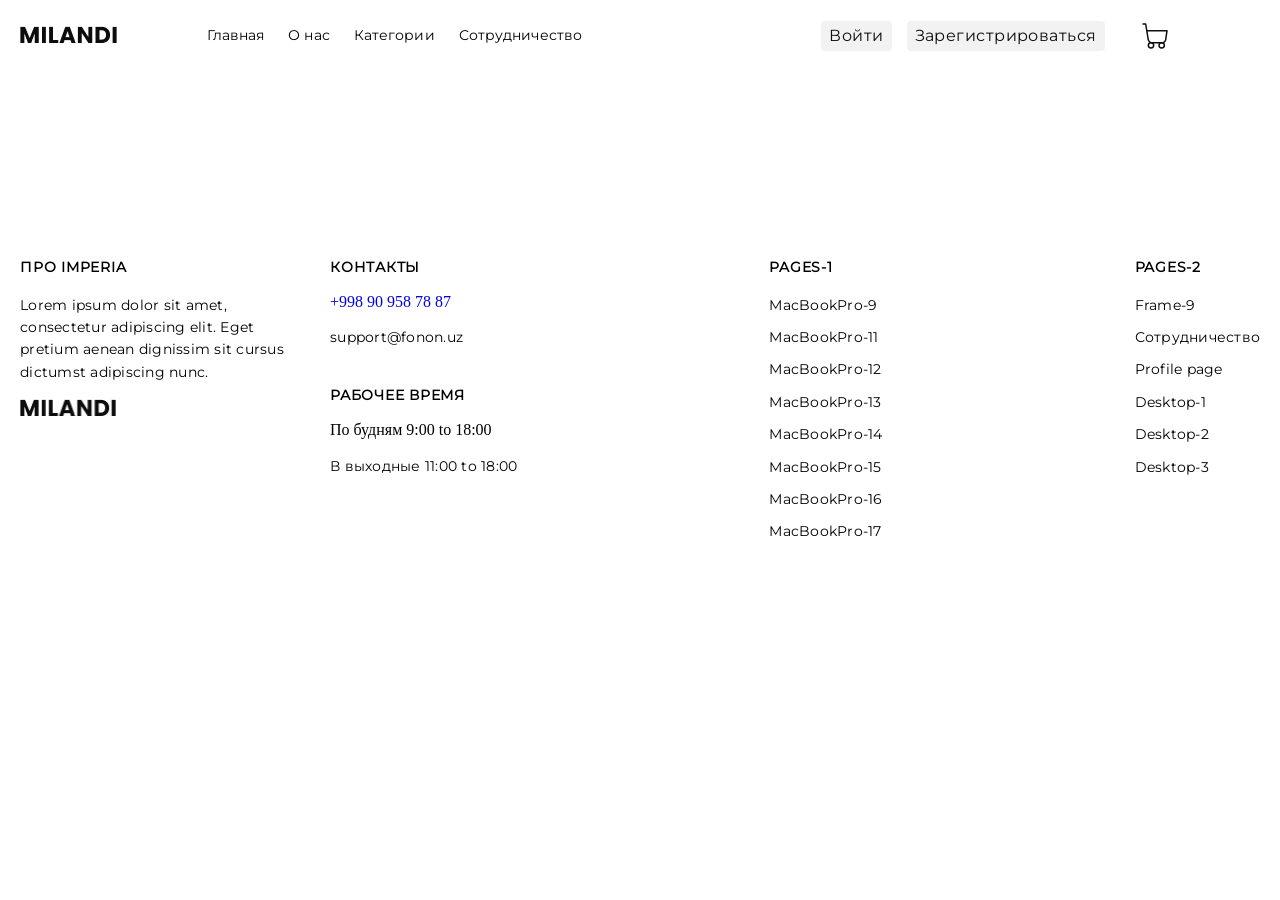
<file: pages/desktop-1.html>
<!DOCTYPE html>
<html lang="en">
  <head>
    <meta charset="UTF-8" />
    <meta name="viewport" content="width=device-width, initial-scale=1.0" />
    <title>Desktop-1</title>
    <link rel="stylesheet" href="../scss/main.css" />
  </head>
  <body>
    <header>
      <div class="container">
        <nav>
          <a class="logo" href="../index.html">
            <img src="../image/Abubakir/logo.png" alt="logo" />
          </a>
          <div class="nav_items">
            <div class="nav-items">
              <a href="../index.html">Главная</a>
              <a href="#">О нас</a>
              <a href="#">Категории</a>
              <a href="#">Сотрудничество</a>
            </div>
            <div class="nav-btns">
              <a href="./desktop-2.html" class="btn">Войти</a>
              <a href="./desktop-3.html" class="btn">Зарегистрироваться</a>
              <svg
                xmlns="http://www.w3.org/2000/svg"
                width="32"
                height="32"
                viewBox="0 0 32 32"
                fill="none"
              >
                <g clip-path="url(#clip0_10340_265)">
                  <path
                    d="M12 28C13.4728 28 14.6667 26.8061 14.6667 25.3333C14.6667 23.8605 13.4728 22.6666 12 22.6666C10.5273 22.6666 9.33337 23.8605 9.33337 25.3333C9.33337 26.8061 10.5273 28 12 28Z"
                    stroke="#0D0D0D"
                    stroke-width="1.5"
                    stroke-linecap="round"
                    stroke-linejoin="round"
                  />
                  <path
                    d="M22.6667 28C24.1394 28 25.3333 26.8061 25.3333 25.3333C25.3333 23.8605 24.1394 22.6666 22.6667 22.6666C21.1939 22.6666 20 23.8605 20 25.3333C20 26.8061 21.1939 28 22.6667 28Z"
                    stroke="#0D0D0D"
                    stroke-width="1.5"
                    stroke-linecap="round"
                    stroke-linejoin="round"
                  />
                  <path
                    d="M4 4H6.66667L9.33333 20C9.62096 20.818 10.1666 21.5203 10.888 22.0013C11.6095 22.4822 12.4677 22.7158 13.3333 22.6667H22.6667C23.5323 22.7158 24.3905 22.4822 25.112 22.0013C25.8334 21.5203 26.379 20.818 26.6667 20L28 10.6667H7.73333"
                    stroke="#0D0D0D"
                    stroke-width="1.5"
                    stroke-linecap="round"
                    stroke-linejoin="round"
                  />
                </g>
                <defs>
                  <clipPath id="clip0_10340_265">
                    <rect width="32" height="32" fill="white" />
                  </clipPath>
                </defs>
              </svg>
            </div>
          </div>
          <div class="nav-btn">
            <div class="btnn">
              <button class="menu">
                <svg
                  xmlns="http://www.w3.org/2000/svg"
                  width="32"
                  height="32"
                  viewBox="0 0 24 24"
                  style="fill: rgba(0, 0, 0, 1)"
                >
                  <path d="M4 6h16v2H4zm0 5h16v2H4zm0 5h16v2H4z"></path>
                </svg>
              </button>
            </div>
          </div>
        </nav>
      </div>
    </header>
    <main>
      <!-- Faqat shu joyga yozasiz -->
    </main>
    <footer>
      <div class="container">
        <div class="footer_cards">
          <div class="footer_card">
            <h6>про imperia</h6>
            <p>
              Lorem ipsum dolor sit amet, consectetur adipiscing elit. Eget
              pretium aenean dignissim sit cursus dictumst adipiscing nunc.
            </p>
            <img src="../image/Abubakir/logo.png" alt="logo" />
          </div>
          <div class="foot_cards">
            <div class="footer-card">
              <h6>контакты</h6>
              <a href="tel:+998 90 958 78 87">+998 90 958 78 87</a>
              <a href="#">support@fonon.uz</a>
              <h6>рабочее время</h6>
              <p>По будням 9:00 to 18:00</p>
              <p>В выходные 11:00 to 18:00</p>
            </div>
            <div class="footer_card">
              <h6>Pages-1</h6>
              <a href="../pages/Macbookpro-9.html">MacBookPro-9</a>
              <a href="../pages/Macbookpro-11.html">MacBookPro-11</a>
              <a href="../pages/Macbookpro-12.html">MacBookPro-12</a>
              <a href="../pages/Macbookpro-13.html">MacBookPro-13</a>
              <a href="../pages/Macbookpro-14.html">MacBookPro-14</a>
              <a href="../pages/Macbookpro-15.html">MacBookPro-15</a>
              <a href="../pages/Macbookpro-16.html">MacBookPro-16</a>
              <a href="../pages/Macbookpro-17.html">MacBookPro-17</a>
            </div>
            <div class="footer_card">
              <h6>Pages-2</h6>
              <a href="../pages/Frame-9.html">Frame-9</a>
              <a href="../pages/Сотрудничество.html">Сотрудничество</a>
              <a href="../pages/Profile-page.html">Profile page</a>
              <a href="../pages/desktop-1.html">Desktop-1</a>
              <a href="../pages/desktop-2.html">Desktop-2</a>
              <a href="../pages/desktop-3.html">Desktop-3</a>
            </div>
          </div>
        </div>
      </div>
    </footer>
    <script src="../js/index.js"></script>
  </body>
</html>
</file>
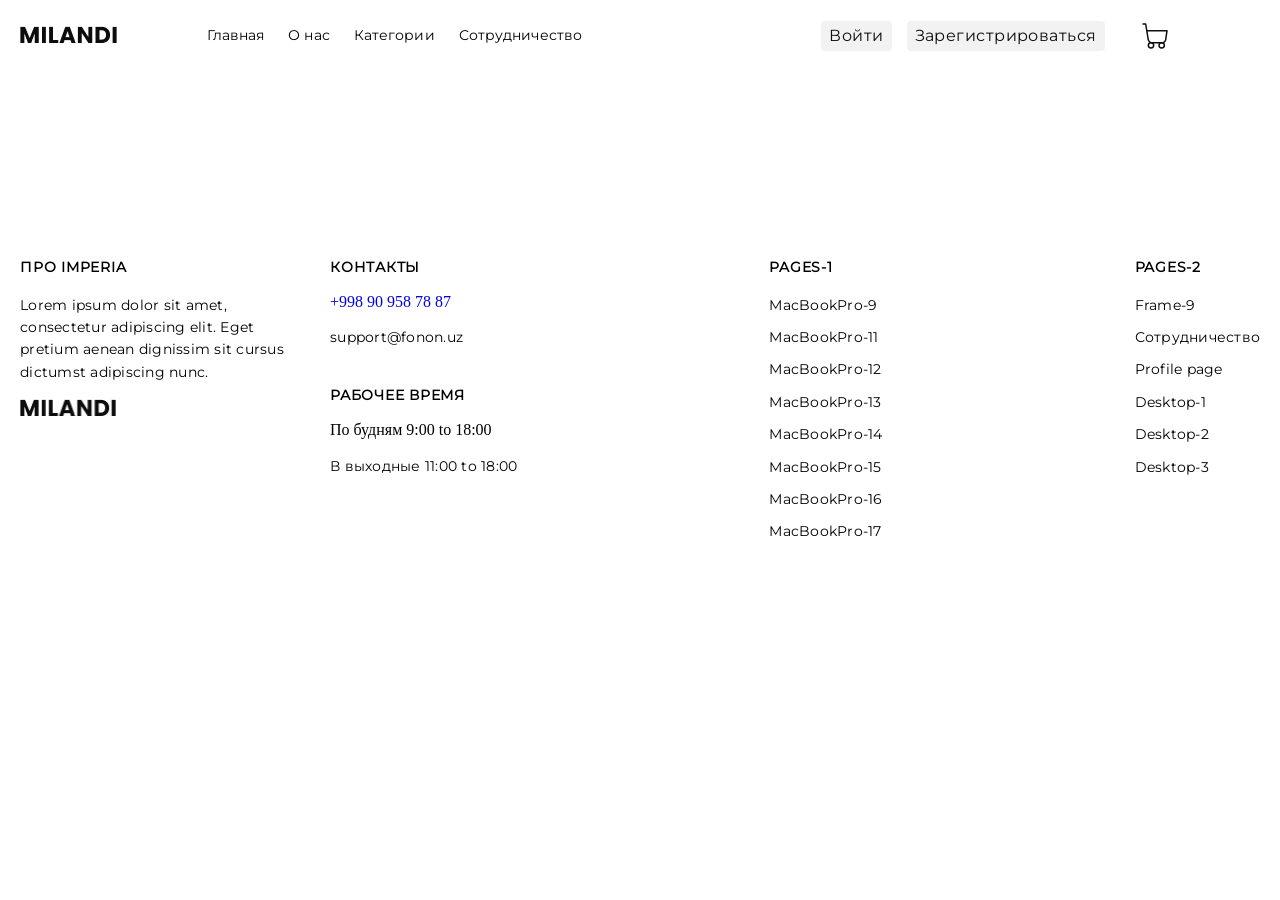
<file: pages/desktop-2.html>
<!DOCTYPE html>
<html lang="en">
  <head>
    <meta charset="UTF-8" />
    <meta name="viewport" content="width=device-width, initial-scale=1.0" />
    <title>Desktop-2</title>
    <link rel="stylesheet" href="../scss/main.css" />
  </head>
  <body>
    <header>
      <div class="container">
        <nav>
          <a class="logo" href="../index.html">
            <img src="../image/Abubakir/logo.png" alt="logo" />
          </a>
          <div class="nav_items">
            <div class="nav-items">
              <a href="../index.html">Главная</a>
              <a href="#">О нас</a>
              <a href="#">Категории</a>
              <a href="#">Сотрудничество</a>
            </div>
            <div class="nav-btns">
              <a href="./desktop-2.html" class="btn">Войти</a>
              <a href="./desktop-3.html" class="btn">Зарегистрироваться</a>
              <svg
                xmlns="http://www.w3.org/2000/svg"
                width="32"
                height="32"
                viewBox="0 0 32 32"
                fill="none"
              >
                <g clip-path="url(#clip0_10340_265)">
                  <path
                    d="M12 28C13.4728 28 14.6667 26.8061 14.6667 25.3333C14.6667 23.8605 13.4728 22.6666 12 22.6666C10.5273 22.6666 9.33337 23.8605 9.33337 25.3333C9.33337 26.8061 10.5273 28 12 28Z"
                    stroke="#0D0D0D"
                    stroke-width="1.5"
                    stroke-linecap="round"
                    stroke-linejoin="round"
                  />
                  <path
                    d="M22.6667 28C24.1394 28 25.3333 26.8061 25.3333 25.3333C25.3333 23.8605 24.1394 22.6666 22.6667 22.6666C21.1939 22.6666 20 23.8605 20 25.3333C20 26.8061 21.1939 28 22.6667 28Z"
                    stroke="#0D0D0D"
                    stroke-width="1.5"
                    stroke-linecap="round"
                    stroke-linejoin="round"
                  />
                  <path
                    d="M4 4H6.66667L9.33333 20C9.62096 20.818 10.1666 21.5203 10.888 22.0013C11.6095 22.4822 12.4677 22.7158 13.3333 22.6667H22.6667C23.5323 22.7158 24.3905 22.4822 25.112 22.0013C25.8334 21.5203 26.379 20.818 26.6667 20L28 10.6667H7.73333"
                    stroke="#0D0D0D"
                    stroke-width="1.5"
                    stroke-linecap="round"
                    stroke-linejoin="round"
                  />
                </g>
                <defs>
                  <clipPath id="clip0_10340_265">
                    <rect width="32" height="32" fill="white" />
                  </clipPath>
                </defs>
              </svg>
            </div>
          </div>
          <div class="nav-btn">
            <div class="btnn">
              <button class="menu">
                <svg
                  xmlns="http://www.w3.org/2000/svg"
                  width="32"
                  height="32"
                  viewBox="0 0 24 24"
                  style="fill: rgba(0, 0, 0, 1)"
                >
                  <path d="M4 6h16v2H4zm0 5h16v2H4zm0 5h16v2H4z"></path>
                </svg>
              </button>
            </div>
          </div>
        </nav>
      </div>
    </header>
    <main>
      <!-- Faqat shu joyga yozasiz -->
    </main>
    <footer>
      <div class="container">
        <div class="footer_cards">
          <div class="footer_card">
            <h6>про imperia</h6>
            <p>
              Lorem ipsum dolor sit amet, consectetur adipiscing elit. Eget
              pretium aenean dignissim sit cursus dictumst adipiscing nunc.
            </p>
            <img src="../image/Abubakir/logo.png" alt="logo" />
          </div>
          <div class="foot_cards">
            <div class="footer-card">
              <h6>контакты</h6>
              <a href="tel:+998 90 958 78 87">+998 90 958 78 87</a>
              <a href="#">support@fonon.uz</a>
              <h6>рабочее время</h6>
              <p>По будням 9:00 to 18:00</p>
              <p>В выходные 11:00 to 18:00</p>
            </div>
            <div class="footer_card">
              <h6>Pages-1</h6>
              <a href="../pages/Macbookpro-9.html">MacBookPro-9</a>
              <a href="../pages/Macbookpro-11.html">MacBookPro-11</a>
              <a href="../pages/Macbookpro-12.html">MacBookPro-12</a>
              <a href="../pages/Macbookpro-13.html">MacBookPro-13</a>
              <a href="../pages/Macbookpro-14.html">MacBookPro-14</a>
              <a href="../pages/Macbookpro-15.html">MacBookPro-15</a>
              <a href="../pages/Macbookpro-16.html">MacBookPro-16</a>
              <a href="../pages/Macbookpro-17.html">MacBookPro-17</a>
            </div>
            <div class="footer_card">
              <h6>Pages-2</h6>
              <a href="../pages/Frame-9.html">Frame-9</a>
              <a href="../pages/Сотрудничество.html">Сотрудничество</a>
              <a href="../pages/Profile-page.html">Profile page</a>
              <a href="../pages/desktop-1.html">Desktop-1</a>
              <a href="../pages/desktop-2.html">Desktop-2</a>
              <a href="../pages/desktop-3.html">Desktop-3</a>
            </div>
          </div>
        </div>
      </div>
    </footer>    <script src="../js/index.js"></script>
  </body>
</html>
</file>
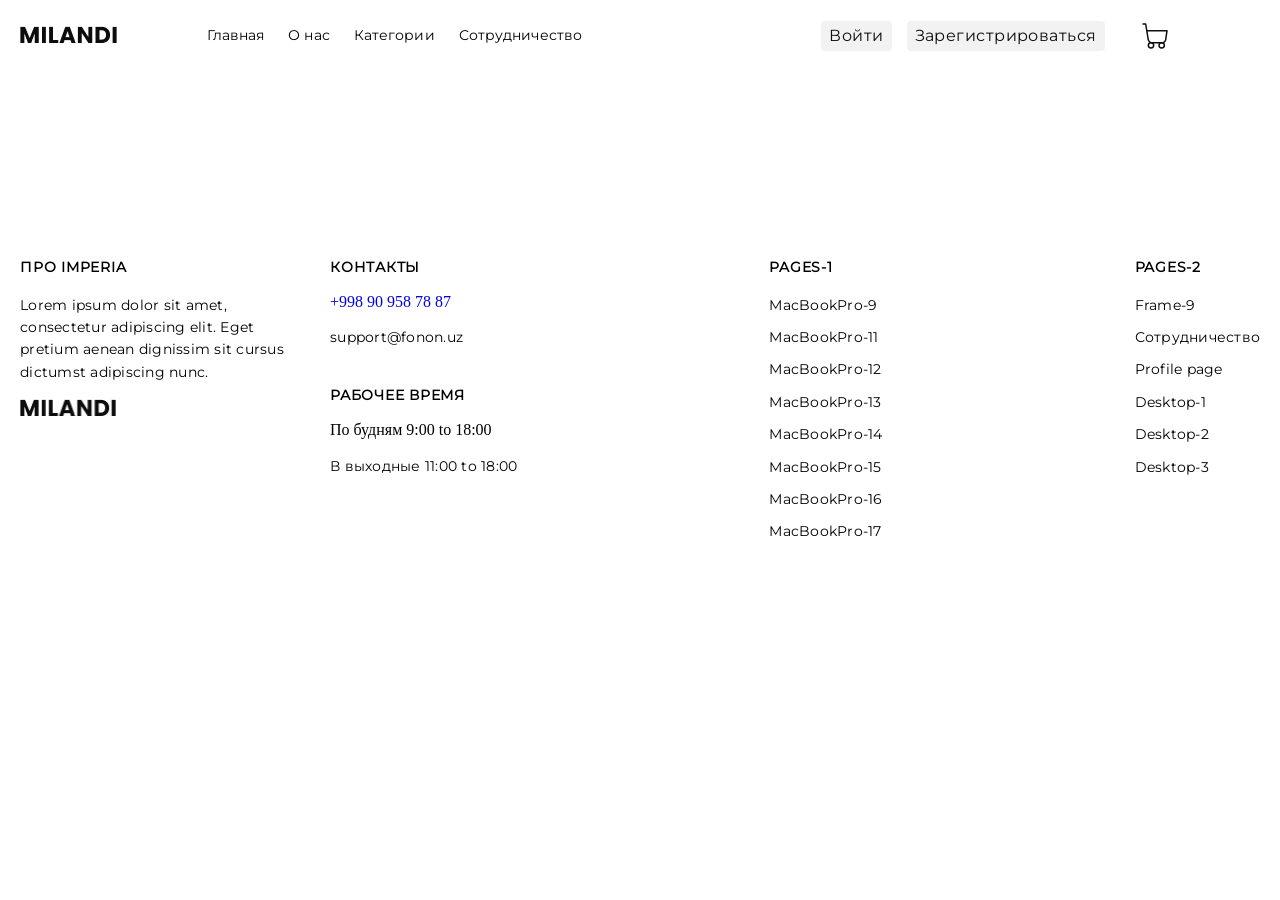
<file: pages/desktop-3.html>
<!DOCTYPE html>
<html lang="en">
  <head>
    <meta charset="UTF-8" />
    <meta name="viewport" content="width=device-width, initial-scale=1.0" />
    <title>Desktop-3</title>
    <link rel="stylesheet" href="../scss/main.css" />
  </head>
  <body>
    <header>
      <div class="container">
        <nav>
          <a class="logo" href="../index.html">
            <img src="../image/Abubakir/logo.png" alt="logo" />
          </a>
          <div class="nav_items">
            <div class="nav-items">
              <a href="../index.html">Главная</a>
              <a href="#">О нас</a>
              <a href="#">Категории</a>
              <a href="#">Сотрудничество</a>
            </div>
            <div class="nav-btns">
              <a href="./desktop-2.html" class="btn">Войти</a>
              <a href="./desktop-3.html" class="btn">Зарегистрироваться</a>
              <svg
                xmlns="http://www.w3.org/2000/svg"
                width="32"
                height="32"
                viewBox="0 0 32 32"
                fill="none"
              >
                <g clip-path="url(#clip0_10340_265)">
                  <path
                    d="M12 28C13.4728 28 14.6667 26.8061 14.6667 25.3333C14.6667 23.8605 13.4728 22.6666 12 22.6666C10.5273 22.6666 9.33337 23.8605 9.33337 25.3333C9.33337 26.8061 10.5273 28 12 28Z"
                    stroke="#0D0D0D"
                    stroke-width="1.5"
                    stroke-linecap="round"
                    stroke-linejoin="round"
                  />
                  <path
                    d="M22.6667 28C24.1394 28 25.3333 26.8061 25.3333 25.3333C25.3333 23.8605 24.1394 22.6666 22.6667 22.6666C21.1939 22.6666 20 23.8605 20 25.3333C20 26.8061 21.1939 28 22.6667 28Z"
                    stroke="#0D0D0D"
                    stroke-width="1.5"
                    stroke-linecap="round"
                    stroke-linejoin="round"
                  />
                  <path
                    d="M4 4H6.66667L9.33333 20C9.62096 20.818 10.1666 21.5203 10.888 22.0013C11.6095 22.4822 12.4677 22.7158 13.3333 22.6667H22.6667C23.5323 22.7158 24.3905 22.4822 25.112 22.0013C25.8334 21.5203 26.379 20.818 26.6667 20L28 10.6667H7.73333"
                    stroke="#0D0D0D"
                    stroke-width="1.5"
                    stroke-linecap="round"
                    stroke-linejoin="round"
                  />
                </g>
                <defs>
                  <clipPath id="clip0_10340_265">
                    <rect width="32" height="32" fill="white" />
                  </clipPath>
                </defs>
              </svg>
            </div>
          </div>
          <div class="nav-btn">
            <div class="btnn">
              <button class="menu">
                <svg
                  xmlns="http://www.w3.org/2000/svg"
                  width="32"
                  height="32"
                  viewBox="0 0 24 24"
                  style="fill: rgba(0, 0, 0, 1)"
                >
                  <path d="M4 6h16v2H4zm0 5h16v2H4zm0 5h16v2H4z"></path>
                </svg>
              </button>
            </div>
          </div>
        </nav>
      </div>
    </header>
    <main>
      <!-- Faqat shu joyga yozasiz -->
    </main>
    <footer>
      <div class="container">
        <div class="footer_cards">
          <div class="footer_card">
            <h6>про imperia</h6>
            <p>
              Lorem ipsum dolor sit amet, consectetur adipiscing elit. Eget
              pretium aenean dignissim sit cursus dictumst adipiscing nunc.
            </p>
            <img src="../image/Abubakir/logo.png" alt="logo" />
          </div>
          <div class="foot_cards">
            <div class="footer-card">
              <h6>контакты</h6>
              <a href="tel:+998 90 958 78 87">+998 90 958 78 87</a>
              <a href="#">support@fonon.uz</a>
              <h6>рабочее время</h6>
              <p>По будням 9:00 to 18:00</p>
              <p>В выходные 11:00 to 18:00</p>
            </div>
            <div class="footer_card">
              <h6>Pages-1</h6>
              <a href="../pages/Macbookpro-9.html">MacBookPro-9</a>
              <a href="../pages/Macbookpro-11.html">MacBookPro-11</a>
              <a href="../pages/Macbookpro-12.html">MacBookPro-12</a>
              <a href="../pages/Macbookpro-13.html">MacBookPro-13</a>
              <a href="../pages/Macbookpro-14.html">MacBookPro-14</a>
              <a href="../pages/Macbookpro-15.html">MacBookPro-15</a>
              <a href="../pages/Macbookpro-16.html">MacBookPro-16</a>
              <a href="../pages/Macbookpro-17.html">MacBookPro-17</a>
            </div>
            <div class="footer_card">
              <h6>Pages-2</h6>
              <a href="../pages/Frame-9.html">Frame-9</a>
              <a href="../pages/Сотрудничество.html">Сотрудничество</a>
              <a href="../pages/Profile-page.html">Profile page</a>
              <a href="../pages/desktop-1.html">Desktop-1</a>
              <a href="../pages/desktop-2.html">Desktop-2</a>
              <a href="../pages/desktop-3.html">Desktop-3</a>
            </div>
          </div>
        </div>
      </div>
    </footer>    <script src="../js/index.js"></script>
  </body>
</html>
</file>
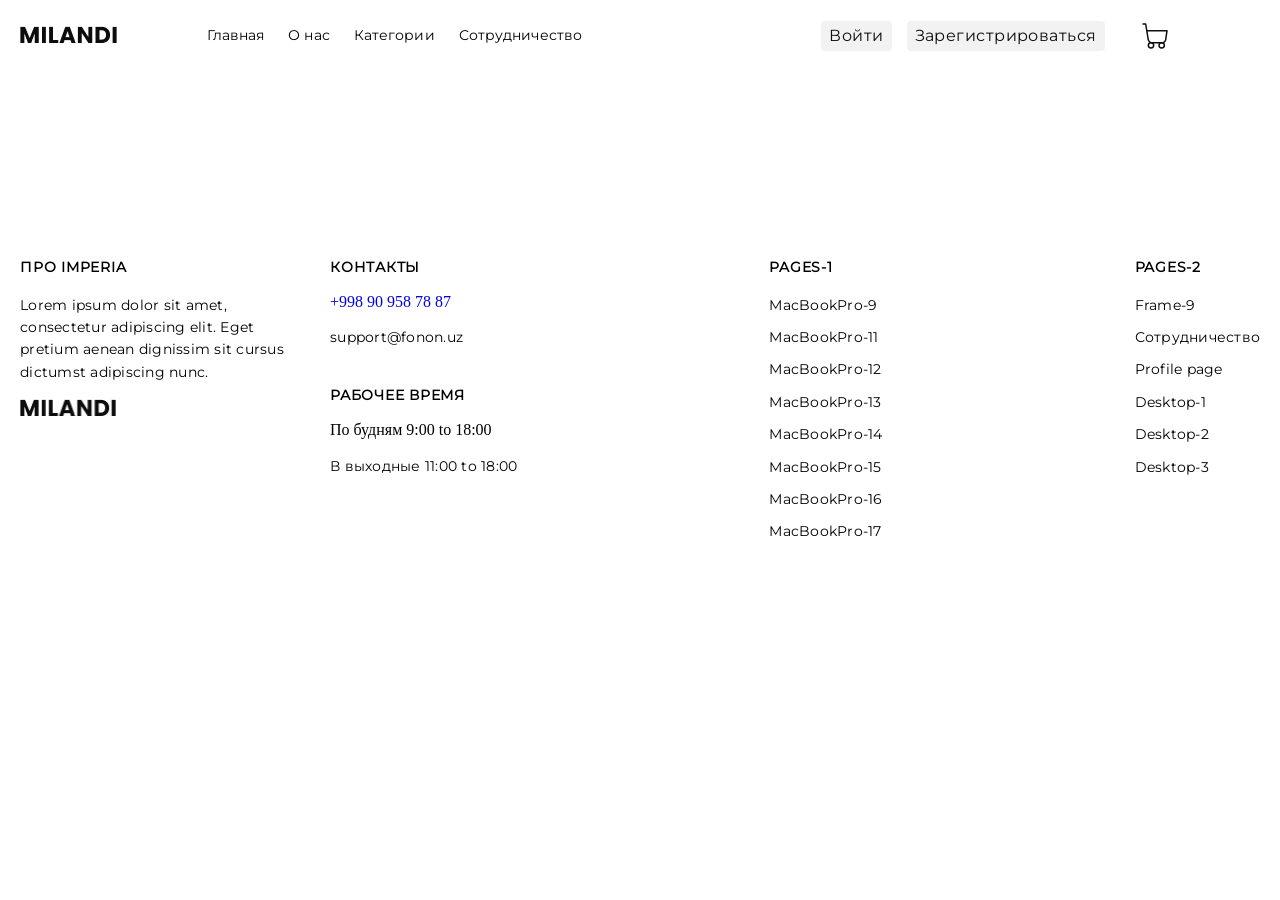
<file: pages/Frame-9.html>
<!DOCTYPE html>
<html lang="en">
  <head>
    <meta charset="UTF-8" />
    <meta name="viewport" content="width=device-width, initial-scale=1.0" />
    <title>Frame-9</title>
    <link rel="stylesheet" href="../scss/main.css" />
  </head>
  <body>
    <header>
      <div class="container">
        <nav>
          <a class="logo" href="../index.html">
            <img src="../image/Abubakir/logo.png" alt="logo" />
          </a>
          <div class="nav_items">
            <div class="nav-items">
              <a href="../index.html">Главная</a>
              <a href="#">О нас</a>
              <a href="#">Категории</a>
              <a href="#">Сотрудничество</a>
            </div>
            <div class="nav-btns">
              <a href="./desktop-2.html" class="btn">Войти</a>
              <a href="./desktop-3.html" class="btn">Зарегистрироваться</a>
              <svg
                xmlns="http://www.w3.org/2000/svg"
                width="32"
                height="32"
                viewBox="0 0 32 32"
                fill="none"
              >
                <g clip-path="url(#clip0_10340_265)">
                  <path
                    d="M12 28C13.4728 28 14.6667 26.8061 14.6667 25.3333C14.6667 23.8605 13.4728 22.6666 12 22.6666C10.5273 22.6666 9.33337 23.8605 9.33337 25.3333C9.33337 26.8061 10.5273 28 12 28Z"
                    stroke="#0D0D0D"
                    stroke-width="1.5"
                    stroke-linecap="round"
                    stroke-linejoin="round"
                  />
                  <path
                    d="M22.6667 28C24.1394 28 25.3333 26.8061 25.3333 25.3333C25.3333 23.8605 24.1394 22.6666 22.6667 22.6666C21.1939 22.6666 20 23.8605 20 25.3333C20 26.8061 21.1939 28 22.6667 28Z"
                    stroke="#0D0D0D"
                    stroke-width="1.5"
                    stroke-linecap="round"
                    stroke-linejoin="round"
                  />
                  <path
                    d="M4 4H6.66667L9.33333 20C9.62096 20.818 10.1666 21.5203 10.888 22.0013C11.6095 22.4822 12.4677 22.7158 13.3333 22.6667H22.6667C23.5323 22.7158 24.3905 22.4822 25.112 22.0013C25.8334 21.5203 26.379 20.818 26.6667 20L28 10.6667H7.73333"
                    stroke="#0D0D0D"
                    stroke-width="1.5"
                    stroke-linecap="round"
                    stroke-linejoin="round"
                  />
                </g>
                <defs>
                  <clipPath id="clip0_10340_265">
                    <rect width="32" height="32" fill="white" />
                  </clipPath>
                </defs>
              </svg>
            </div>
          </div>
          <div class="nav-btn">
            <div class="btnn">
              <button class="menu">
                <svg
                  xmlns="http://www.w3.org/2000/svg"
                  width="32"
                  height="32"
                  viewBox="0 0 24 24"
                  style="fill: rgba(0, 0, 0, 1)"
                >
                  <path d="M4 6h16v2H4zm0 5h16v2H4zm0 5h16v2H4z"></path>
                </svg>
              </button>
            </div>
          </div>
        </nav>
      </div>
    </header>
    <main>
      <!-- Faqat shu joyga yozasiz -->
    </main>
    <footer>
      <div class="container">
        <div class="footer_cards">
          <div class="footer_card">
            <h6>про imperia</h6>
            <p>
              Lorem ipsum dolor sit amet, consectetur adipiscing elit. Eget
              pretium aenean dignissim sit cursus dictumst adipiscing nunc.
            </p>
            <img src="../image/Abubakir/logo.png" alt="logo" />
          </div>
          <div class="foot_cards">
            <div class="footer-card">
              <h6>контакты</h6>
              <a href="tel:+998 90 958 78 87">+998 90 958 78 87</a>
              <a href="#">support@fonon.uz</a>
              <h6>рабочее время</h6>
              <p>По будням 9:00 to 18:00</p>
              <p>В выходные 11:00 to 18:00</p>
            </div>
            <div class="footer_card">
              <h6>Pages-1</h6>
              <a href="../pages/Macbookpro-9.html">MacBookPro-9</a>
              <a href="../pages/Macbookpro-11.html">MacBookPro-11</a>
              <a href="../pages/Macbookpro-12.html">MacBookPro-12</a>
              <a href="../pages/Macbookpro-13.html">MacBookPro-13</a>
              <a href="../pages/Macbookpro-14.html">MacBookPro-14</a>
              <a href="../pages/Macbookpro-15.html">MacBookPro-15</a>
              <a href="../pages/Macbookpro-16.html">MacBookPro-16</a>
              <a href="../pages/Macbookpro-17.html">MacBookPro-17</a>
            </div>
            <div class="footer_card">
              <h6>Pages-2</h6>
              <a href="../pages/Frame-9.html">Frame-9</a>
              <a href="../pages/Сотрудничество.html">Сотрудничество</a>
              <a href="../pages/Profile-page.html">Profile page</a>
              <a href="../pages/desktop-1.html">Desktop-1</a>
              <a href="../pages/desktop-2.html">Desktop-2</a>
              <a href="../pages/desktop-3.html">Desktop-3</a>
            </div>
          </div>
        </div>
      </div>
    </footer>
    <script src="../js/index.js"></script>
  </body>
</html>
</file>
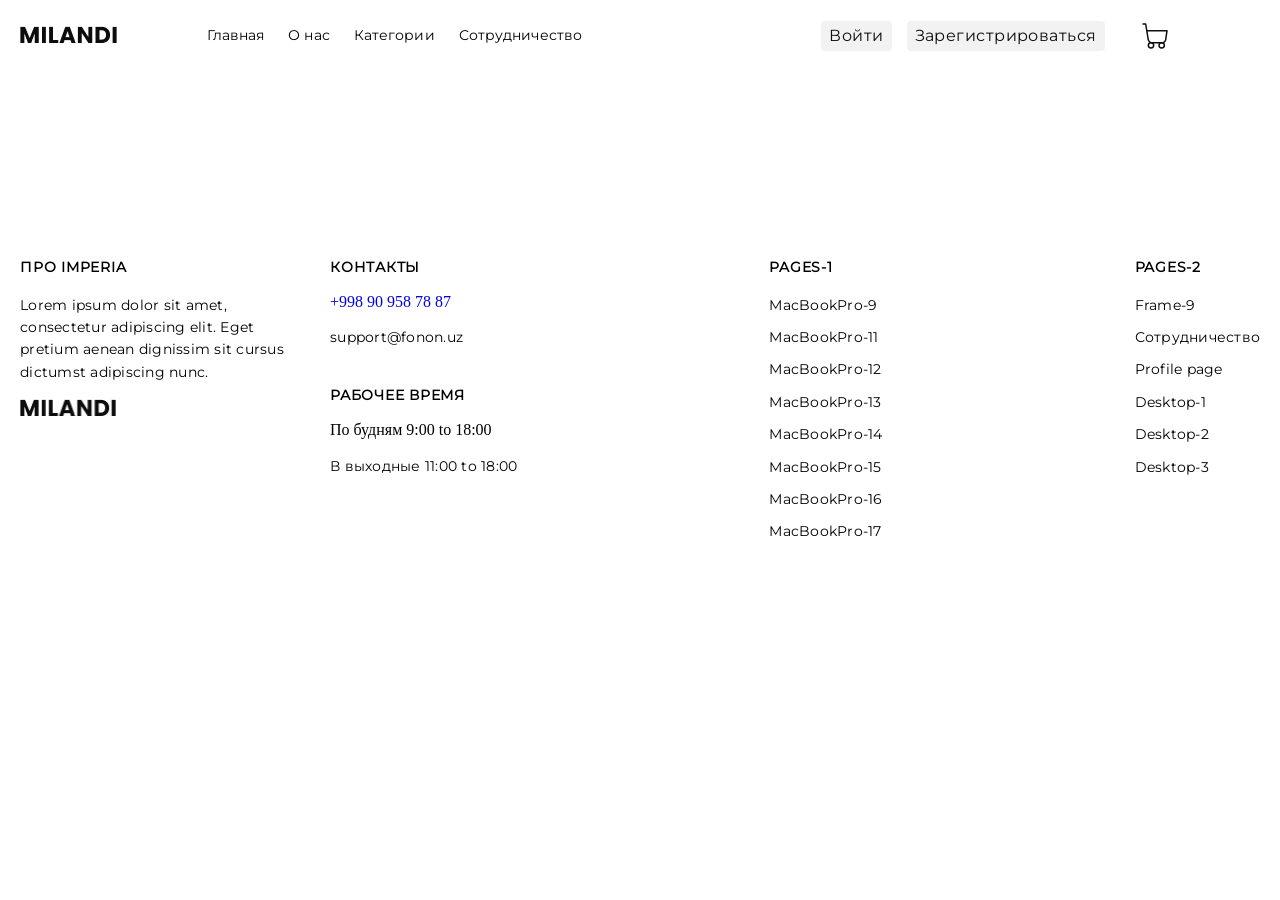
<file: pages/Macbookpro-11.html>
<!DOCTYPE html>
<html lang="en">
  <head>
    <meta charset="UTF-8" />
    <meta name="viewport" content="width=device-width, initial-scale=1.0" />
    <title>Macbook-11</title>
    <link rel="stylesheet" href="../scss/main.css" />
  </head>
  <body>
    <header>
      <div class="container">
        <nav>
          <a class="logo" href="../index.html">
            <img src="../image/Abubakir/logo.png" alt="logo" />
          </a>
          <div class="nav_items">
            <div class="nav-items">
              <a href="../index.html">Главная</a>
              <a href="#">О нас</a>
              <a href="#">Категории</a>
              <a href="#">Сотрудничество</a>
            </div>
            <div class="nav-btns">
              <a href="./desktop-2.html" class="btn">Войти</a>
              <a href="./desktop-3.html" class="btn">Зарегистрироваться</a>
              <svg
                xmlns="http://www.w3.org/2000/svg"
                width="32"
                height="32"
                viewBox="0 0 32 32"
                fill="none"
              >
                <g clip-path="url(#clip0_10340_265)">
                  <path
                    d="M12 28C13.4728 28 14.6667 26.8061 14.6667 25.3333C14.6667 23.8605 13.4728 22.6666 12 22.6666C10.5273 22.6666 9.33337 23.8605 9.33337 25.3333C9.33337 26.8061 10.5273 28 12 28Z"
                    stroke="#0D0D0D"
                    stroke-width="1.5"
                    stroke-linecap="round"
                    stroke-linejoin="round"
                  />
                  <path
                    d="M22.6667 28C24.1394 28 25.3333 26.8061 25.3333 25.3333C25.3333 23.8605 24.1394 22.6666 22.6667 22.6666C21.1939 22.6666 20 23.8605 20 25.3333C20 26.8061 21.1939 28 22.6667 28Z"
                    stroke="#0D0D0D"
                    stroke-width="1.5"
                    stroke-linecap="round"
                    stroke-linejoin="round"
                  />
                  <path
                    d="M4 4H6.66667L9.33333 20C9.62096 20.818 10.1666 21.5203 10.888 22.0013C11.6095 22.4822 12.4677 22.7158 13.3333 22.6667H22.6667C23.5323 22.7158 24.3905 22.4822 25.112 22.0013C25.8334 21.5203 26.379 20.818 26.6667 20L28 10.6667H7.73333"
                    stroke="#0D0D0D"
                    stroke-width="1.5"
                    stroke-linecap="round"
                    stroke-linejoin="round"
                  />
                </g>
                <defs>
                  <clipPath id="clip0_10340_265">
                    <rect width="32" height="32" fill="white" />
                  </clipPath>
                </defs>
              </svg>
            </div>
          </div>
          <div class="nav-btn">
            <div class="btnn">
              <button class="menu">
                <svg
                  xmlns="http://www.w3.org/2000/svg"
                  width="32"
                  height="32"
                  viewBox="0 0 24 24"
                  style="fill: rgba(0, 0, 0, 1)"
                >
                  <path d="M4 6h16v2H4zm0 5h16v2H4zm0 5h16v2H4z"></path>
                </svg>
              </button>
            </div>
          </div>
        </nav>
      </div>
    </header>
    <main>
      <!-- Faqat shu joyga yozasiz -->
    </main>
    <footer>
      <div class="container">
        <div class="footer_cards">
          <div class="footer_card">
            <h6>про imperia</h6>
            <p>
              Lorem ipsum dolor sit amet, consectetur adipiscing elit. Eget
              pretium aenean dignissim sit cursus dictumst adipiscing nunc.
            </p>
            <img src="../image/Abubakir/logo.png" alt="logo" />
          </div>
          <div class="foot_cards">
            <div class="footer-card">
              <h6>контакты</h6>
              <a href="tel:+998 90 958 78 87">+998 90 958 78 87</a>
              <a href="#">support@fonon.uz</a>
              <h6>рабочее время</h6>
              <p>По будням 9:00 to 18:00</p>
              <p>В выходные 11:00 to 18:00</p>
            </div>
            <div class="footer_card">
              <h6>Pages-1</h6>
              <a href="../pages/Macbookpro-9.html">MacBookPro-9</a>
              <a href="../pages/Macbookpro-11.html">MacBookPro-11</a>
              <a href="../pages/Macbookpro-12.html">MacBookPro-12</a>
              <a href="../pages/Macbookpro-13.html">MacBookPro-13</a>
              <a href="../pages/Macbookpro-14.html">MacBookPro-14</a>
              <a href="../pages/Macbookpro-15.html">MacBookPro-15</a>
              <a href="../pages/Macbookpro-16.html">MacBookPro-16</a>
              <a href="../pages/Macbookpro-17.html">MacBookPro-17</a>
            </div>
            <div class="footer_card">
              <h6>Pages-2</h6>
              <a href="../pages/Frame-9.html">Frame-9</a>
              <a href="../pages/Сотрудничество.html">Сотрудничество</a>
              <a href="../pages/Profile-page.html">Profile page</a>
              <a href="../pages/desktop-1.html">Desktop-1</a>
              <a href="../pages/desktop-2.html">Desktop-2</a>
              <a href="../pages/desktop-3.html">Desktop-3</a>
            </div>
          </div>
        </div>
      </div>
    </footer>
    <script src="../js/index.js"></script>
  </body>
</html>
</file>
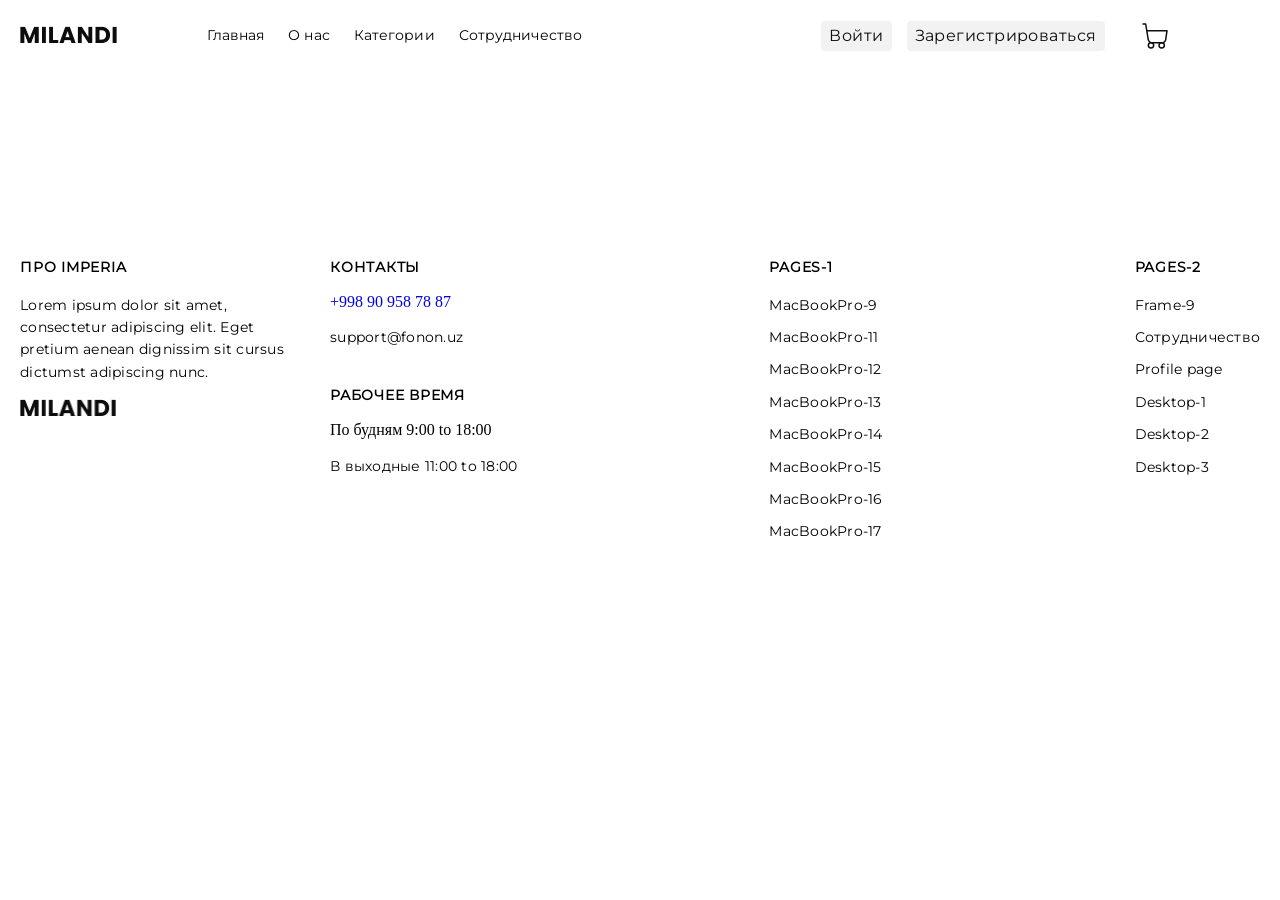
<file: pages/Macbookpro-13.html>
<!DOCTYPE html>
<html lang="en">
  <head>
    <meta charset="UTF-8" />
    <meta name="viewport" content="width=device-width, initial-scale=1.0" />
    <title>Macbook-13</title>
    <link rel="stylesheet" href="../scss/main.css" />
  </head>
  <body>
    <header>
      <div class="container">
        <nav>
          <a class="logo" href="../index.html">
            <img src="../image/Abubakir/logo.png" alt="logo" />
          </a>
          <div class="nav_items">
            <div class="nav-items">
              <a href="../index.html">Главная</a>
              <a href="#">О нас</a>
              <a href="#">Категории</a>
              <a href="#">Сотрудничество</a>
            </div>
            <div class="nav-btns">
              <a href="./desktop-2.html" class="btn">Войти</a>
              <a href="./desktop-3.html" class="btn">Зарегистрироваться</a>
              <svg
                xmlns="http://www.w3.org/2000/svg"
                width="32"
                height="32"
                viewBox="0 0 32 32"
                fill="none"
              >
                <g clip-path="url(#clip0_10340_265)">
                  <path
                    d="M12 28C13.4728 28 14.6667 26.8061 14.6667 25.3333C14.6667 23.8605 13.4728 22.6666 12 22.6666C10.5273 22.6666 9.33337 23.8605 9.33337 25.3333C9.33337 26.8061 10.5273 28 12 28Z"
                    stroke="#0D0D0D"
                    stroke-width="1.5"
                    stroke-linecap="round"
                    stroke-linejoin="round"
                  />
                  <path
                    d="M22.6667 28C24.1394 28 25.3333 26.8061 25.3333 25.3333C25.3333 23.8605 24.1394 22.6666 22.6667 22.6666C21.1939 22.6666 20 23.8605 20 25.3333C20 26.8061 21.1939 28 22.6667 28Z"
                    stroke="#0D0D0D"
                    stroke-width="1.5"
                    stroke-linecap="round"
                    stroke-linejoin="round"
                  />
                  <path
                    d="M4 4H6.66667L9.33333 20C9.62096 20.818 10.1666 21.5203 10.888 22.0013C11.6095 22.4822 12.4677 22.7158 13.3333 22.6667H22.6667C23.5323 22.7158 24.3905 22.4822 25.112 22.0013C25.8334 21.5203 26.379 20.818 26.6667 20L28 10.6667H7.73333"
                    stroke="#0D0D0D"
                    stroke-width="1.5"
                    stroke-linecap="round"
                    stroke-linejoin="round"
                  />
                </g>
                <defs>
                  <clipPath id="clip0_10340_265">
                    <rect width="32" height="32" fill="white" />
                  </clipPath>
                </defs>
              </svg>
            </div>
          </div>
          <div class="nav-btn">
            <div class="btnn">
              <button class="menu">
                <svg
                  xmlns="http://www.w3.org/2000/svg"
                  width="32"
                  height="32"
                  viewBox="0 0 24 24"
                  style="fill: rgba(0, 0, 0, 1)"
                >
                  <path d="M4 6h16v2H4zm0 5h16v2H4zm0 5h16v2H4z"></path>
                </svg>
              </button>
            </div>
          </div>
        </nav>
      </div>
    </header>
    <main>
      <!-- Faqat shu joyga yozasiz -->
    </main>
    <footer>
      <div class="container">
        <div class="footer_cards">
          <div class="footer_card">
            <h6>про imperia</h6>
            <p>
              Lorem ipsum dolor sit amet, consectetur adipiscing elit. Eget
              pretium aenean dignissim sit cursus dictumst adipiscing nunc.
            </p>
            <img src="../image/Abubakir/logo.png" alt="logo" />
          </div>
          <div class="foot_cards">
            <div class="footer-card">
              <h6>контакты</h6>
              <a href="tel:+998 90 958 78 87">+998 90 958 78 87</a>
              <a href="#">support@fonon.uz</a>
              <h6>рабочее время</h6>
              <p>По будням 9:00 to 18:00</p>
              <p>В выходные 11:00 to 18:00</p>
            </div>
            <div class="footer_card">
              <h6>Pages-1</h6>
              <a href="../pages/Macbookpro-9.html">MacBookPro-9</a>
              <a href="../pages/Macbookpro-11.html">MacBookPro-11</a>
              <a href="../pages/Macbookpro-12.html">MacBookPro-12</a>
              <a href="../pages/Macbookpro-13.html">MacBookPro-13</a>
              <a href="../pages/Macbookpro-14.html">MacBookPro-14</a>
              <a href="../pages/Macbookpro-15.html">MacBookPro-15</a>
              <a href="../pages/Macbookpro-16.html">MacBookPro-16</a>
              <a href="../pages/Macbookpro-17.html">MacBookPro-17</a>
            </div>
            <div class="footer_card">
              <h6>Pages-2</h6>
              <a href="../pages/Frame-9.html">Frame-9</a>
              <a href="../pages/Сотрудничество.html">Сотрудничество</a>
              <a href="../pages/Profile-page.html">Profile page</a>
              <a href="../pages/desktop-1.html">Desktop-1</a>
              <a href="../pages/desktop-2.html">Desktop-2</a>
              <a href="../pages/desktop-3.html">Desktop-3</a>
            </div>
          </div>
        </div>
      </div>
    </footer>
    <script src="../js/index.js"></script>
  </body>
</html>
</file>
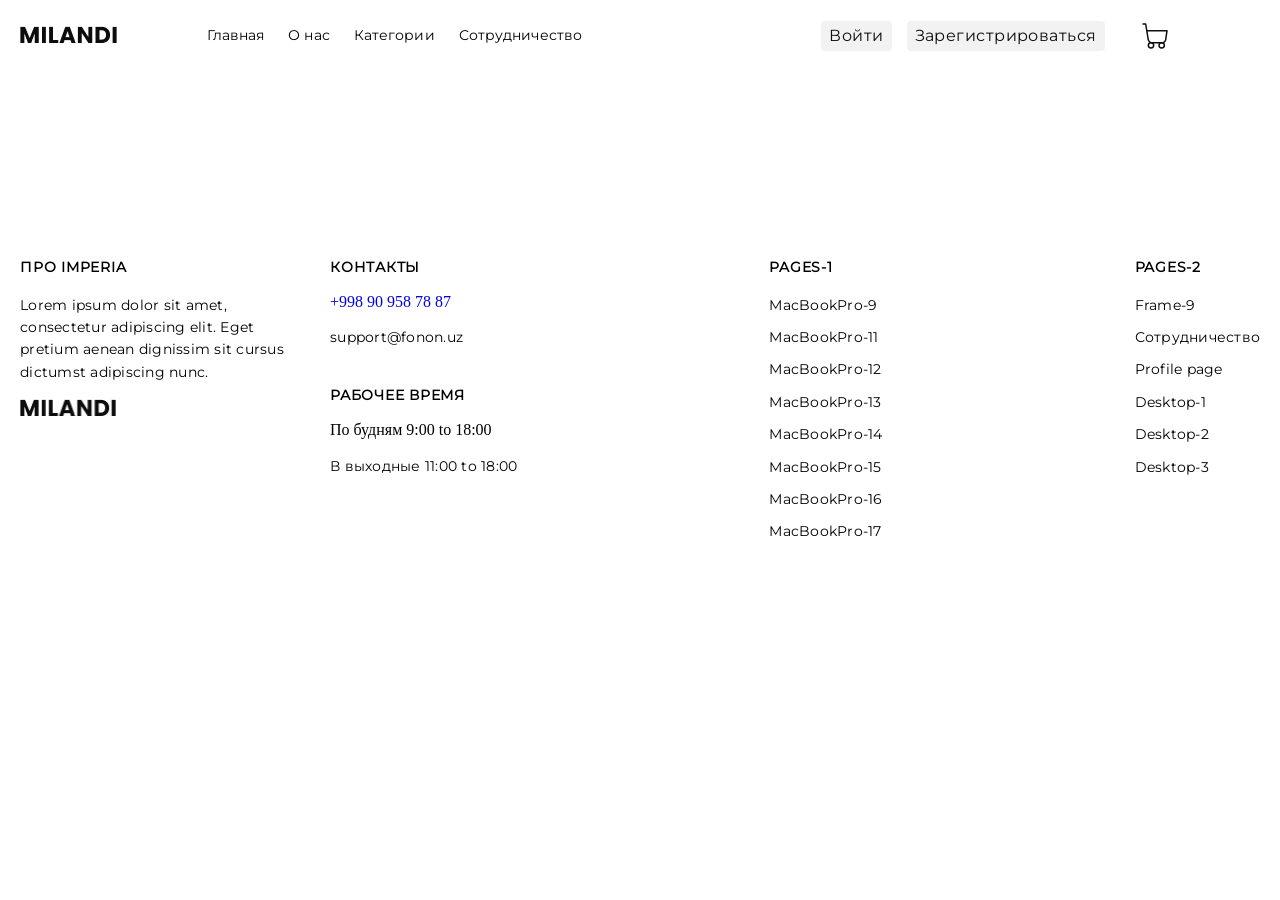
<file: pages/Macbookpro-14.html>
<!DOCTYPE html>
<html lang="en">
  <head>
    <meta charset="UTF-8" />
    <meta name="viewport" content="width=device-width, initial-scale=1.0" />
    <title>Macbook-14</title>
    <link rel="stylesheet" href="../scss/main.css" />
  </head>
  <body>
    <header>
      <div class="container">
        <nav>
          <a class="logo" href="../index.html">
            <img src="../image/Abubakir/logo.png" alt="logo" />
          </a>
          <div class="nav_items">
            <div class="nav-items">
              <a href="../index.html">Главная</a>
              <a href="#">О нас</a>
              <a href="#">Категории</a>
              <a href="#">Сотрудничество</a>
            </div>
            <div class="nav-btns">
              <a href="./desktop-2.html" class="btn">Войти</a>
              <a href="./desktop-3.html" class="btn">Зарегистрироваться</a>
              <svg
                xmlns="http://www.w3.org/2000/svg"
                width="32"
                height="32"
                viewBox="0 0 32 32"
                fill="none"
              >
                <g clip-path="url(#clip0_10340_265)">
                  <path
                    d="M12 28C13.4728 28 14.6667 26.8061 14.6667 25.3333C14.6667 23.8605 13.4728 22.6666 12 22.6666C10.5273 22.6666 9.33337 23.8605 9.33337 25.3333C9.33337 26.8061 10.5273 28 12 28Z"
                    stroke="#0D0D0D"
                    stroke-width="1.5"
                    stroke-linecap="round"
                    stroke-linejoin="round"
                  />
                  <path
                    d="M22.6667 28C24.1394 28 25.3333 26.8061 25.3333 25.3333C25.3333 23.8605 24.1394 22.6666 22.6667 22.6666C21.1939 22.6666 20 23.8605 20 25.3333C20 26.8061 21.1939 28 22.6667 28Z"
                    stroke="#0D0D0D"
                    stroke-width="1.5"
                    stroke-linecap="round"
                    stroke-linejoin="round"
                  />
                  <path
                    d="M4 4H6.66667L9.33333 20C9.62096 20.818 10.1666 21.5203 10.888 22.0013C11.6095 22.4822 12.4677 22.7158 13.3333 22.6667H22.6667C23.5323 22.7158 24.3905 22.4822 25.112 22.0013C25.8334 21.5203 26.379 20.818 26.6667 20L28 10.6667H7.73333"
                    stroke="#0D0D0D"
                    stroke-width="1.5"
                    stroke-linecap="round"
                    stroke-linejoin="round"
                  />
                </g>
                <defs>
                  <clipPath id="clip0_10340_265">
                    <rect width="32" height="32" fill="white" />
                  </clipPath>
                </defs>
              </svg>
            </div>
          </div>
          <div class="nav-btn">
            <div class="btnn">
              <button class="menu">
                <svg
                  xmlns="http://www.w3.org/2000/svg"
                  width="32"
                  height="32"
                  viewBox="0 0 24 24"
                  style="fill: rgba(0, 0, 0, 1)"
                >
                  <path d="M4 6h16v2H4zm0 5h16v2H4zm0 5h16v2H4z"></path>
                </svg>
              </button>
            </div>
          </div>
        </nav>
      </div>
    </header>
    <main>
      <!-- Faqat shu joyga yozasiz -->
    </main>
    <footer>
      <div class="container">
        <div class="footer_cards">
          <div class="footer_card">
            <h6>про imperia</h6>
            <p>
              Lorem ipsum dolor sit amet, consectetur adipiscing elit. Eget
              pretium aenean dignissim sit cursus dictumst adipiscing nunc.
            </p>
            <img src="../image/Abubakir/logo.png" alt="logo" />
          </div>
          <div class="foot_cards">
            <div class="footer-card">
              <h6>контакты</h6>
              <a href="tel:+998 90 958 78 87">+998 90 958 78 87</a>
              <a href="#">support@fonon.uz</a>
              <h6>рабочее время</h6>
              <p>По будням 9:00 to 18:00</p>
              <p>В выходные 11:00 to 18:00</p>
            </div>
            <div class="footer_card">
              <h6>Pages-1</h6>
              <a href="../pages/Macbookpro-9.html">MacBookPro-9</a>
              <a href="../pages/Macbookpro-11.html">MacBookPro-11</a>
              <a href="../pages/Macbookpro-12.html">MacBookPro-12</a>
              <a href="../pages/Macbookpro-13.html">MacBookPro-13</a>
              <a href="../pages/Macbookpro-14.html">MacBookPro-14</a>
              <a href="../pages/Macbookpro-15.html">MacBookPro-15</a>
              <a href="../pages/Macbookpro-16.html">MacBookPro-16</a>
              <a href="../pages/Macbookpro-17.html">MacBookPro-17</a>
            </div>
            <div class="footer_card">
              <h6>Pages-2</h6>
              <a href="../pages/Frame-9.html">Frame-9</a>
              <a href="../pages/Сотрудничество.html">Сотрудничество</a>
              <a href="../pages/Profile-page.html">Profile page</a>
              <a href="../pages/desktop-1.html">Desktop-1</a>
              <a href="../pages/desktop-2.html">Desktop-2</a>
              <a href="../pages/desktop-3.html">Desktop-3</a>
            </div>
          </div>
        </div>
      </div>
    </footer>
    <script src="../js/index.js"></script>
  </body>
</html>
</file>
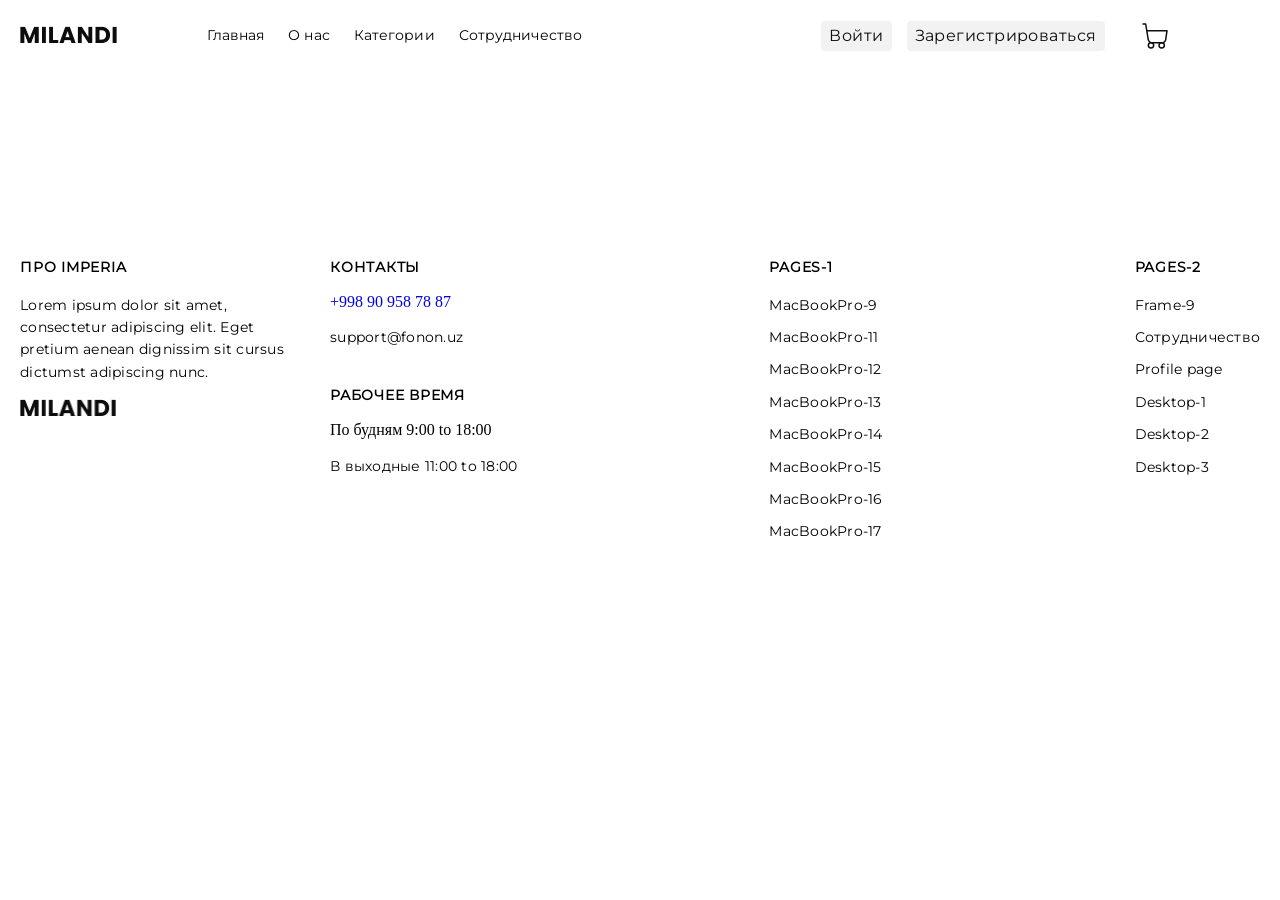
<file: pages/Macbookpro-15.html>
<!DOCTYPE html>
<html lang="en">
  <head>
    <meta charset="UTF-8" />
    <meta name="viewport" content="width=device-width, initial-scale=1.0" />
    <title>Macbook-15</title>
    <link rel="stylesheet" href="../scss/main.css" />
  </head>
  <body>
    <header>
      <div class="container">
        <nav>
          <a class="logo" href="../index.html">
            <img src="../image/Abubakir/logo.png" alt="logo" />
          </a>
          <div class="nav_items">
            <div class="nav-items">
              <a href="../index.html">Главная</a>
              <a href="#">О нас</a>
              <a href="#">Категории</a>
              <a href="#">Сотрудничество</a>
            </div>
            <div class="nav-btns">
              <a href="./desktop-2.html" class="btn">Войти</a>
              <a href="./desktop-3.html" class="btn">Зарегистрироваться</a>
              <svg
                xmlns="http://www.w3.org/2000/svg"
                width="32"
                height="32"
                viewBox="0 0 32 32"
                fill="none"
              >
                <g clip-path="url(#clip0_10340_265)">
                  <path
                    d="M12 28C13.4728 28 14.6667 26.8061 14.6667 25.3333C14.6667 23.8605 13.4728 22.6666 12 22.6666C10.5273 22.6666 9.33337 23.8605 9.33337 25.3333C9.33337 26.8061 10.5273 28 12 28Z"
                    stroke="#0D0D0D"
                    stroke-width="1.5"
                    stroke-linecap="round"
                    stroke-linejoin="round"
                  />
                  <path
                    d="M22.6667 28C24.1394 28 25.3333 26.8061 25.3333 25.3333C25.3333 23.8605 24.1394 22.6666 22.6667 22.6666C21.1939 22.6666 20 23.8605 20 25.3333C20 26.8061 21.1939 28 22.6667 28Z"
                    stroke="#0D0D0D"
                    stroke-width="1.5"
                    stroke-linecap="round"
                    stroke-linejoin="round"
                  />
                  <path
                    d="M4 4H6.66667L9.33333 20C9.62096 20.818 10.1666 21.5203 10.888 22.0013C11.6095 22.4822 12.4677 22.7158 13.3333 22.6667H22.6667C23.5323 22.7158 24.3905 22.4822 25.112 22.0013C25.8334 21.5203 26.379 20.818 26.6667 20L28 10.6667H7.73333"
                    stroke="#0D0D0D"
                    stroke-width="1.5"
                    stroke-linecap="round"
                    stroke-linejoin="round"
                  />
                </g>
                <defs>
                  <clipPath id="clip0_10340_265">
                    <rect width="32" height="32" fill="white" />
                  </clipPath>
                </defs>
              </svg>
            </div>
          </div>
          <div class="nav-btn">
            <div class="btnn">
              <button class="menu">
                <svg
                  xmlns="http://www.w3.org/2000/svg"
                  width="32"
                  height="32"
                  viewBox="0 0 24 24"
                  style="fill: rgba(0, 0, 0, 1)"
                >
                  <path d="M4 6h16v2H4zm0 5h16v2H4zm0 5h16v2H4z"></path>
                </svg>
              </button>
            </div>
          </div>
        </nav>
      </div>
    </header>
    <main>
      <!-- Faqat shu joyga yozasiz -->
    </main>
    <footer>
      <div class="container">
        <div class="footer_cards">
          <div class="footer_card">
            <h6>про imperia</h6>
            <p>
              Lorem ipsum dolor sit amet, consectetur adipiscing elit. Eget
              pretium aenean dignissim sit cursus dictumst adipiscing nunc.
            </p>
            <img src="../image/Abubakir/logo.png" alt="logo" />
          </div>
          <div class="foot_cards">
            <div class="footer-card">
              <h6>контакты</h6>
              <a href="tel:+998 90 958 78 87">+998 90 958 78 87</a>
              <a href="#">support@fonon.uz</a>
              <h6>рабочее время</h6>
              <p>По будням 9:00 to 18:00</p>
              <p>В выходные 11:00 to 18:00</p>
            </div>
            <div class="footer_card">
              <h6>Pages-1</h6>
              <a href="../pages/Macbookpro-9.html">MacBookPro-9</a>
              <a href="../pages/Macbookpro-11.html">MacBookPro-11</a>
              <a href="../pages/Macbookpro-12.html">MacBookPro-12</a>
              <a href="../pages/Macbookpro-13.html">MacBookPro-13</a>
              <a href="../pages/Macbookpro-14.html">MacBookPro-14</a>
              <a href="../pages/Macbookpro-15.html">MacBookPro-15</a>
              <a href="../pages/Macbookpro-16.html">MacBookPro-16</a>
              <a href="../pages/Macbookpro-17.html">MacBookPro-17</a>
            </div>
            <div class="footer_card">
              <h6>Pages-2</h6>
              <a href="../pages/Frame-9.html">Frame-9</a>
              <a href="../pages/Сотрудничество.html">Сотрудничество</a>
              <a href="../pages/Profile-page.html">Profile page</a>
              <a href="../pages/desktop-1.html">Desktop-1</a>
              <a href="../pages/desktop-2.html">Desktop-2</a>
              <a href="../pages/desktop-3.html">Desktop-3</a>
            </div>
          </div>
        </div>
      </div>
    </footer>
    <script src="../js/index.js"></script>
  </body>
</html>
</file>
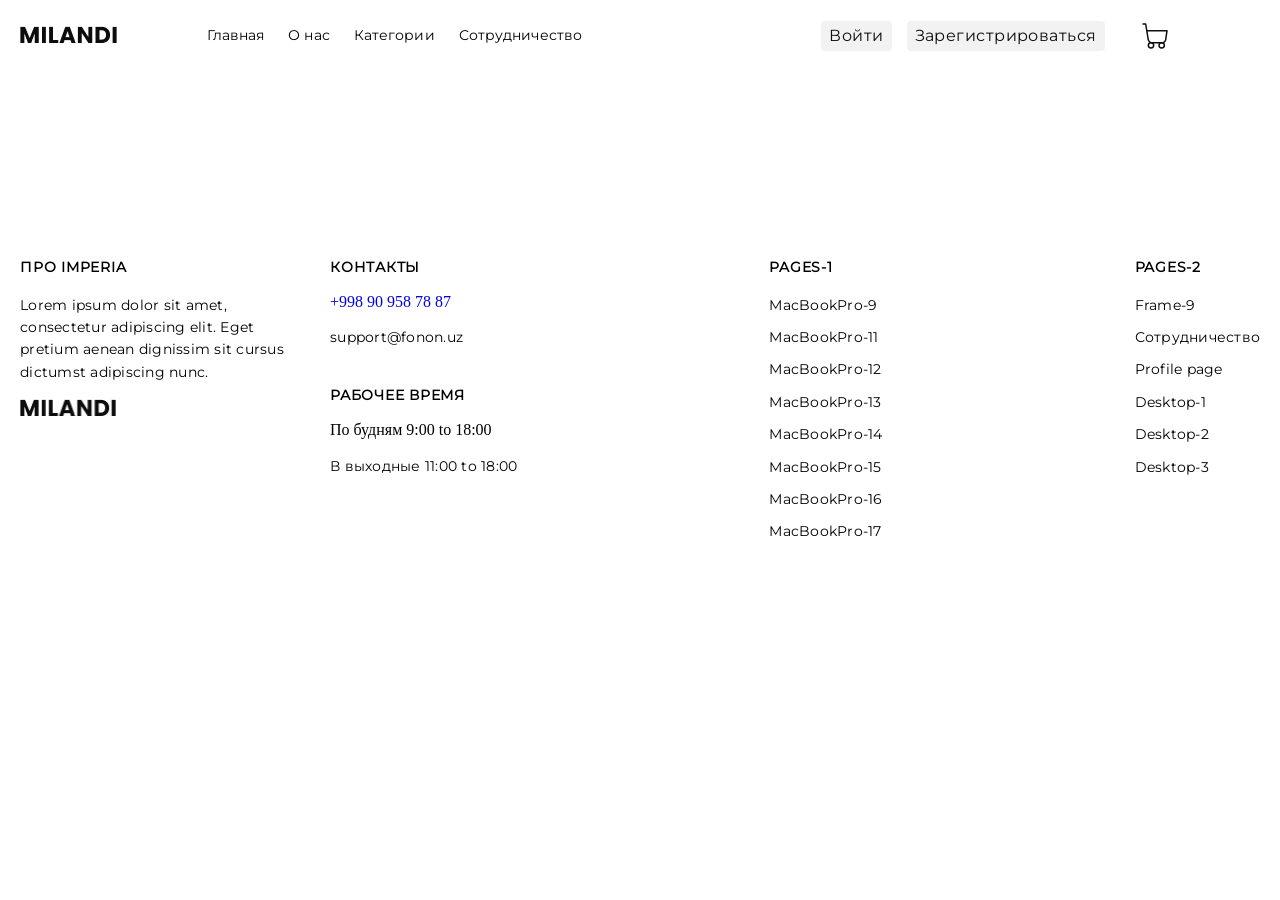
<file: pages/Macbookpro-16.html>
<!DOCTYPE html>
<html lang="en">
  <head>
    <meta charset="UTF-8" />
    <meta name="viewport" content="width=device-width, initial-scale=1.0" />
    <title>Macbook-16</title>
    <link rel="stylesheet" href="../scss/main.css" />
  </head>
  <body>
    <header>
      <div class="container">
        <nav>
          <a class="logo" href="../index.html">
            <img src="../image/Abubakir/logo.png" alt="logo" />
          </a>
          <div class="nav_items">
            <div class="nav-items">
              <a href="../index.html">Главная</a>
              <a href="#">О нас</a>
              <a href="#">Категории</a>
              <a href="#">Сотрудничество</a>
            </div>
            <div class="nav-btns">
              <a href="./desktop-2.html" class="btn">Войти</a>
              <a href="./desktop-3.html" class="btn">Зарегистрироваться</a>
              <svg
                xmlns="http://www.w3.org/2000/svg"
                width="32"
                height="32"
                viewBox="0 0 32 32"
                fill="none"
              >
                <g clip-path="url(#clip0_10340_265)">
                  <path
                    d="M12 28C13.4728 28 14.6667 26.8061 14.6667 25.3333C14.6667 23.8605 13.4728 22.6666 12 22.6666C10.5273 22.6666 9.33337 23.8605 9.33337 25.3333C9.33337 26.8061 10.5273 28 12 28Z"
                    stroke="#0D0D0D"
                    stroke-width="1.5"
                    stroke-linecap="round"
                    stroke-linejoin="round"
                  />
                  <path
                    d="M22.6667 28C24.1394 28 25.3333 26.8061 25.3333 25.3333C25.3333 23.8605 24.1394 22.6666 22.6667 22.6666C21.1939 22.6666 20 23.8605 20 25.3333C20 26.8061 21.1939 28 22.6667 28Z"
                    stroke="#0D0D0D"
                    stroke-width="1.5"
                    stroke-linecap="round"
                    stroke-linejoin="round"
                  />
                  <path
                    d="M4 4H6.66667L9.33333 20C9.62096 20.818 10.1666 21.5203 10.888 22.0013C11.6095 22.4822 12.4677 22.7158 13.3333 22.6667H22.6667C23.5323 22.7158 24.3905 22.4822 25.112 22.0013C25.8334 21.5203 26.379 20.818 26.6667 20L28 10.6667H7.73333"
                    stroke="#0D0D0D"
                    stroke-width="1.5"
                    stroke-linecap="round"
                    stroke-linejoin="round"
                  />
                </g>
                <defs>
                  <clipPath id="clip0_10340_265">
                    <rect width="32" height="32" fill="white" />
                  </clipPath>
                </defs>
              </svg>
            </div>
          </div>
          <div class="nav-btn">
            <div class="btnn">
              <button class="menu">
                <svg
                  xmlns="http://www.w3.org/2000/svg"
                  width="32"
                  height="32"
                  viewBox="0 0 24 24"
                  style="fill: rgba(0, 0, 0, 1)"
                >
                  <path d="M4 6h16v2H4zm0 5h16v2H4zm0 5h16v2H4z"></path>
                </svg>
              </button>
            </div>
          </div>
        </nav>
      </div>
    </header>
    <main>
      <!-- Faqat shu joyga yozasiz -->
    </main>
    <footer>
      <div class="container">
        <div class="footer_cards">
          <div class="footer_card">
            <h6>про imperia</h6>
            <p>
              Lorem ipsum dolor sit amet, consectetur adipiscing elit. Eget
              pretium aenean dignissim sit cursus dictumst adipiscing nunc.
            </p>
            <img src="../image/Abubakir/logo.png" alt="logo" />
          </div>
          <div class="foot_cards">
            <div class="footer-card">
              <h6>контакты</h6>
              <a href="tel:+998 90 958 78 87">+998 90 958 78 87</a>
              <a href="#">support@fonon.uz</a>
              <h6>рабочее время</h6>
              <p>По будням 9:00 to 18:00</p>
              <p>В выходные 11:00 to 18:00</p>
            </div>
            <div class="footer_card">
              <h6>Pages-1</h6>
              <a href="../pages/Macbookpro-9.html">MacBookPro-9</a>
              <a href="../pages/Macbookpro-11.html">MacBookPro-11</a>
              <a href="../pages/Macbookpro-12.html">MacBookPro-12</a>
              <a href="../pages/Macbookpro-13.html">MacBookPro-13</a>
              <a href="../pages/Macbookpro-14.html">MacBookPro-14</a>
              <a href="../pages/Macbookpro-15.html">MacBookPro-15</a>
              <a href="../pages/Macbookpro-16.html">MacBookPro-16</a>
              <a href="../pages/Macbookpro-17.html">MacBookPro-17</a>
            </div>
            <div class="footer_card">
              <h6>Pages-2</h6>
              <a href="../pages/Frame-9.html">Frame-9</a>
              <a href="../pages/Сотрудничество.html">Сотрудничество</a>
              <a href="../pages/Profile-page.html">Profile page</a>
              <a href="../pages/desktop-1.html">Desktop-1</a>
              <a href="../pages/desktop-2.html">Desktop-2</a>
              <a href="../pages/desktop-3.html">Desktop-3</a>
            </div>
          </div>
        </div>
      </div>
    </footer>    <script src="../js/index.js"></script>
  </body>
</html>
</file>
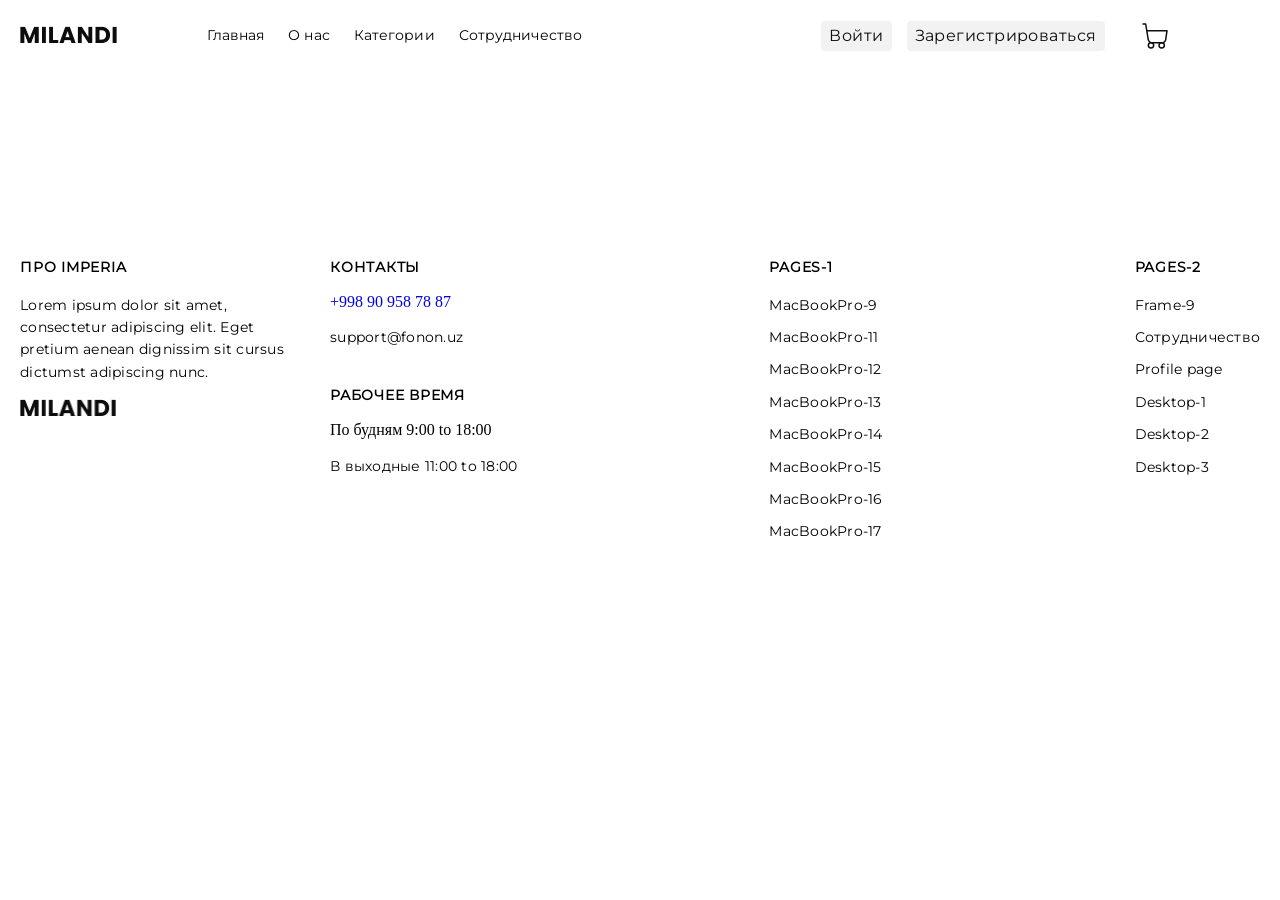
<file: pages/Macbookpro-17.html>
<!DOCTYPE html>
<html lang="en">
  <head>
    <meta charset="UTF-8" />
    <meta name="viewport" content="width=device-width, initial-scale=1.0" />
    <title>Macbook-17</title>
    <link rel="stylesheet" href="../scss/main.css" />
  </head>
  <body>
    <header>
      <div class="container">
        <nav>
          <a class="logo" href="../index.html">
            <img src="../image/Abubakir/logo.png" alt="logo" />
          </a>
          <div class="nav_items">
            <div class="nav-items">
              <a href="../index.html">Главная</a>
              <a href="#">О нас</a>
              <a href="#">Категории</a>
              <a href="#">Сотрудничество</a>
            </div>
            <div class="nav-btns">
              <a href="./desktop-2.html" class="btn">Войти</a>
              <a href="./desktop-3.html" class="btn">Зарегистрироваться</a>
              <svg
                xmlns="http://www.w3.org/2000/svg"
                width="32"
                height="32"
                viewBox="0 0 32 32"
                fill="none"
              >
                <g clip-path="url(#clip0_10340_265)">
                  <path
                    d="M12 28C13.4728 28 14.6667 26.8061 14.6667 25.3333C14.6667 23.8605 13.4728 22.6666 12 22.6666C10.5273 22.6666 9.33337 23.8605 9.33337 25.3333C9.33337 26.8061 10.5273 28 12 28Z"
                    stroke="#0D0D0D"
                    stroke-width="1.5"
                    stroke-linecap="round"
                    stroke-linejoin="round"
                  />
                  <path
                    d="M22.6667 28C24.1394 28 25.3333 26.8061 25.3333 25.3333C25.3333 23.8605 24.1394 22.6666 22.6667 22.6666C21.1939 22.6666 20 23.8605 20 25.3333C20 26.8061 21.1939 28 22.6667 28Z"
                    stroke="#0D0D0D"
                    stroke-width="1.5"
                    stroke-linecap="round"
                    stroke-linejoin="round"
                  />
                  <path
                    d="M4 4H6.66667L9.33333 20C9.62096 20.818 10.1666 21.5203 10.888 22.0013C11.6095 22.4822 12.4677 22.7158 13.3333 22.6667H22.6667C23.5323 22.7158 24.3905 22.4822 25.112 22.0013C25.8334 21.5203 26.379 20.818 26.6667 20L28 10.6667H7.73333"
                    stroke="#0D0D0D"
                    stroke-width="1.5"
                    stroke-linecap="round"
                    stroke-linejoin="round"
                  />
                </g>
                <defs>
                  <clipPath id="clip0_10340_265">
                    <rect width="32" height="32" fill="white" />
                  </clipPath>
                </defs>
              </svg>
            </div>
          </div>
          <div class="nav-btn">
            <div class="btnn">
              <button class="menu">
                <svg
                  xmlns="http://www.w3.org/2000/svg"
                  width="32"
                  height="32"
                  viewBox="0 0 24 24"
                  style="fill: rgba(0, 0, 0, 1)"
                >
                  <path d="M4 6h16v2H4zm0 5h16v2H4zm0 5h16v2H4z"></path>
                </svg>
              </button>
            </div>
          </div>
        </nav>
      </div>
    </header>
    <main>
      <!-- Faqat shu joyga yozasiz -->
    </main>
    <footer>
      <div class="container">
        <div class="footer_cards">
          <div class="footer_card">
            <h6>про imperia</h6>
            <p>
              Lorem ipsum dolor sit amet, consectetur adipiscing elit. Eget
              pretium aenean dignissim sit cursus dictumst adipiscing nunc.
            </p>
            <img src="../image/Abubakir/logo.png" alt="logo" />
          </div>
          <div class="foot_cards">
            <div class="footer-card">
              <h6>контакты</h6>
              <a href="tel:+998 90 958 78 87">+998 90 958 78 87</a>
              <a href="#">support@fonon.uz</a>
              <h6>рабочее время</h6>
              <p>По будням 9:00 to 18:00</p>
              <p>В выходные 11:00 to 18:00</p>
            </div>
            <div class="footer_card">
              <h6>Pages-1</h6>
              <a href="../pages/Macbookpro-9.html">MacBookPro-9</a>
              <a href="../pages/Macbookpro-11.html">MacBookPro-11</a>
              <a href="../pages/Macbookpro-12.html">MacBookPro-12</a>
              <a href="../pages/Macbookpro-13.html">MacBookPro-13</a>
              <a href="../pages/Macbookpro-14.html">MacBookPro-14</a>
              <a href="../pages/Macbookpro-15.html">MacBookPro-15</a>
              <a href="../pages/Macbookpro-16.html">MacBookPro-16</a>
              <a href="../pages/Macbookpro-17.html">MacBookPro-17</a>
            </div>
            <div class="footer_card">
              <h6>Pages-2</h6>
              <a href="../pages/Frame-9.html">Frame-9</a>
              <a href="../pages/Сотрудничество.html">Сотрудничество</a>
              <a href="../pages/Profile-page.html">Profile page</a>
              <a href="../pages/desktop-1.html">Desktop-1</a>
              <a href="../pages/desktop-2.html">Desktop-2</a>
              <a href="../pages/desktop-3.html">Desktop-3</a>
            </div>
          </div>
        </div>
      </div>
    </footer>
    <script src="../js/index.js"></script>
  </body>
</html>
</file>
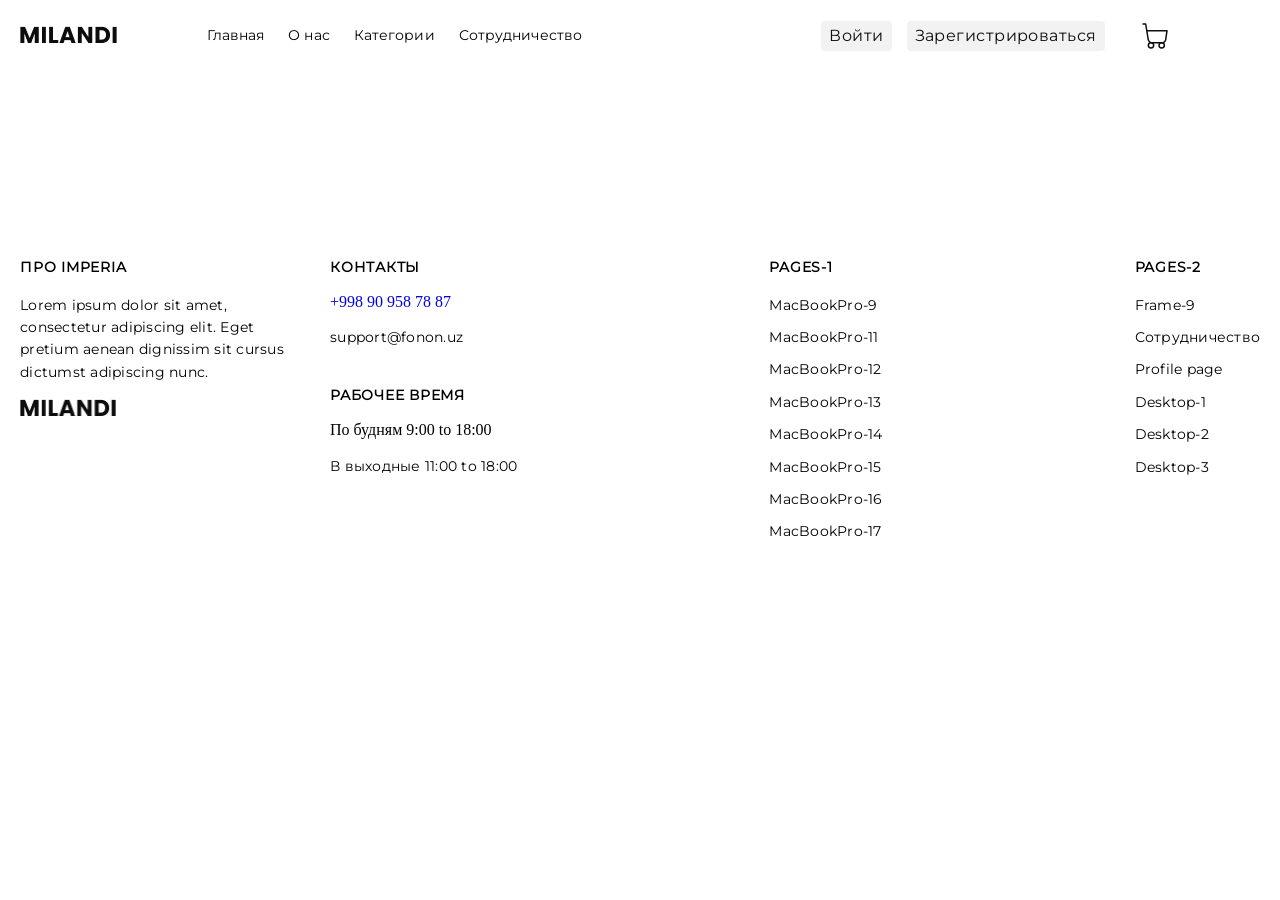
<file: pages/Macbookpro-9.html>
<!DOCTYPE html>
<html lang="en">
  <head>
    <meta charset="UTF-8" />
    <meta name="viewport" content="width=device-width, initial-scale=1.0" />
    <title>Macbook-9</title>
    <link rel="stylesheet" href="../scss/main.css" />
  </head>
  <body>
    <header>
      <div class="container">
        <nav>
          <a class="logo" href="../index.html">
            <img src="../image/Abubakir/logo.png" alt="logo" />
          </a>
          <div class="nav_items">
            <div class="nav-items">
              <a href="../index.html">Главная</a>
              <a href="#">О нас</a>
              <a href="#">Категории</a>
              <a href="#">Сотрудничество</a>
            </div>
            <div class="nav-btns">
              <a href="./desktop-2.html" class="btn">Войти</a>
              <a href="./desktop-3.html" class="btn">Зарегистрироваться</a>
              <svg
                xmlns="http://www.w3.org/2000/svg"
                width="32"
                height="32"
                viewBox="0 0 32 32"
                fill="none"
              >
                <g clip-path="url(#clip0_10340_265)">
                  <path
                    d="M12 28C13.4728 28 14.6667 26.8061 14.6667 25.3333C14.6667 23.8605 13.4728 22.6666 12 22.6666C10.5273 22.6666 9.33337 23.8605 9.33337 25.3333C9.33337 26.8061 10.5273 28 12 28Z"
                    stroke="#0D0D0D"
                    stroke-width="1.5"
                    stroke-linecap="round"
                    stroke-linejoin="round"
                  />
                  <path
                    d="M22.6667 28C24.1394 28 25.3333 26.8061 25.3333 25.3333C25.3333 23.8605 24.1394 22.6666 22.6667 22.6666C21.1939 22.6666 20 23.8605 20 25.3333C20 26.8061 21.1939 28 22.6667 28Z"
                    stroke="#0D0D0D"
                    stroke-width="1.5"
                    stroke-linecap="round"
                    stroke-linejoin="round"
                  />
                  <path
                    d="M4 4H6.66667L9.33333 20C9.62096 20.818 10.1666 21.5203 10.888 22.0013C11.6095 22.4822 12.4677 22.7158 13.3333 22.6667H22.6667C23.5323 22.7158 24.3905 22.4822 25.112 22.0013C25.8334 21.5203 26.379 20.818 26.6667 20L28 10.6667H7.73333"
                    stroke="#0D0D0D"
                    stroke-width="1.5"
                    stroke-linecap="round"
                    stroke-linejoin="round"
                  />
                </g>
                <defs>
                  <clipPath id="clip0_10340_265">
                    <rect width="32" height="32" fill="white" />
                  </clipPath>
                </defs>
              </svg>
            </div>
          </div>
          <div class="nav-btn">
            <div class="btnn">
              <button class="menu">
                <svg
                  xmlns="http://www.w3.org/2000/svg"
                  width="32"
                  height="32"
                  viewBox="0 0 24 24"
                  style="fill: rgba(0, 0, 0, 1)"
                >
                  <path d="M4 6h16v2H4zm0 5h16v2H4zm0 5h16v2H4z"></path>
                </svg>
              </button>
            </div>
          </div>
        </nav>
      </div>
    </header>
    <main>
      <!-- Faqat shu joyga yozasiz -->
    </main>
    <footer>
      <div class="container">
        <div class="footer_cards">
          <div class="footer_card">
            <h6>про imperia</h6>
            <p>
              Lorem ipsum dolor sit amet, consectetur adipiscing elit. Eget
              pretium aenean dignissim sit cursus dictumst adipiscing nunc.
            </p>
            <img src="../image/Abubakir/logo.png" alt="logo" />
          </div>
          <div class="foot_cards">
            <div class="footer-card">
              <h6>контакты</h6>
              <a href="tel:+998 90 958 78 87">+998 90 958 78 87</a>
              <a href="#">support@fonon.uz</a>
              <h6>рабочее время</h6>
              <p>По будням 9:00 to 18:00</p>
              <p>В выходные 11:00 to 18:00</p>
            </div>
            <div class="footer_card">
              <h6>Pages-1</h6>
              <a href="../pages/Macbookpro-9.html">MacBookPro-9</a>
              <a href="../pages/Macbookpro-11.html">MacBookPro-11</a>
              <a href="../pages/Macbookpro-12.html">MacBookPro-12</a>
              <a href="../pages/Macbookpro-13.html">MacBookPro-13</a>
              <a href="../pages/Macbookpro-14.html">MacBookPro-14</a>
              <a href="../pages/Macbookpro-15.html">MacBookPro-15</a>
              <a href="../pages/Macbookpro-16.html">MacBookPro-16</a>
              <a href="../pages/Macbookpro-17.html">MacBookPro-17</a>
            </div>
            <div class="footer_card">
              <h6>Pages-2</h6>
              <a href="../pages/Frame-9.html">Frame-9</a>
              <a href="../pages/Сотрудничество.html">Сотрудничество</a>
              <a href="../pages/Profile-page.html">Profile page</a>
              <a href="../pages/desktop-1.html">Desktop-1</a>
              <a href="../pages/desktop-2.html">Desktop-2</a>
              <a href="../pages/desktop-3.html">Desktop-3</a>
            </div>
          </div>
        </div>
      </div>
    </footer>    <script src="../js/index.js"></script>
  </body>
</html>
</file>
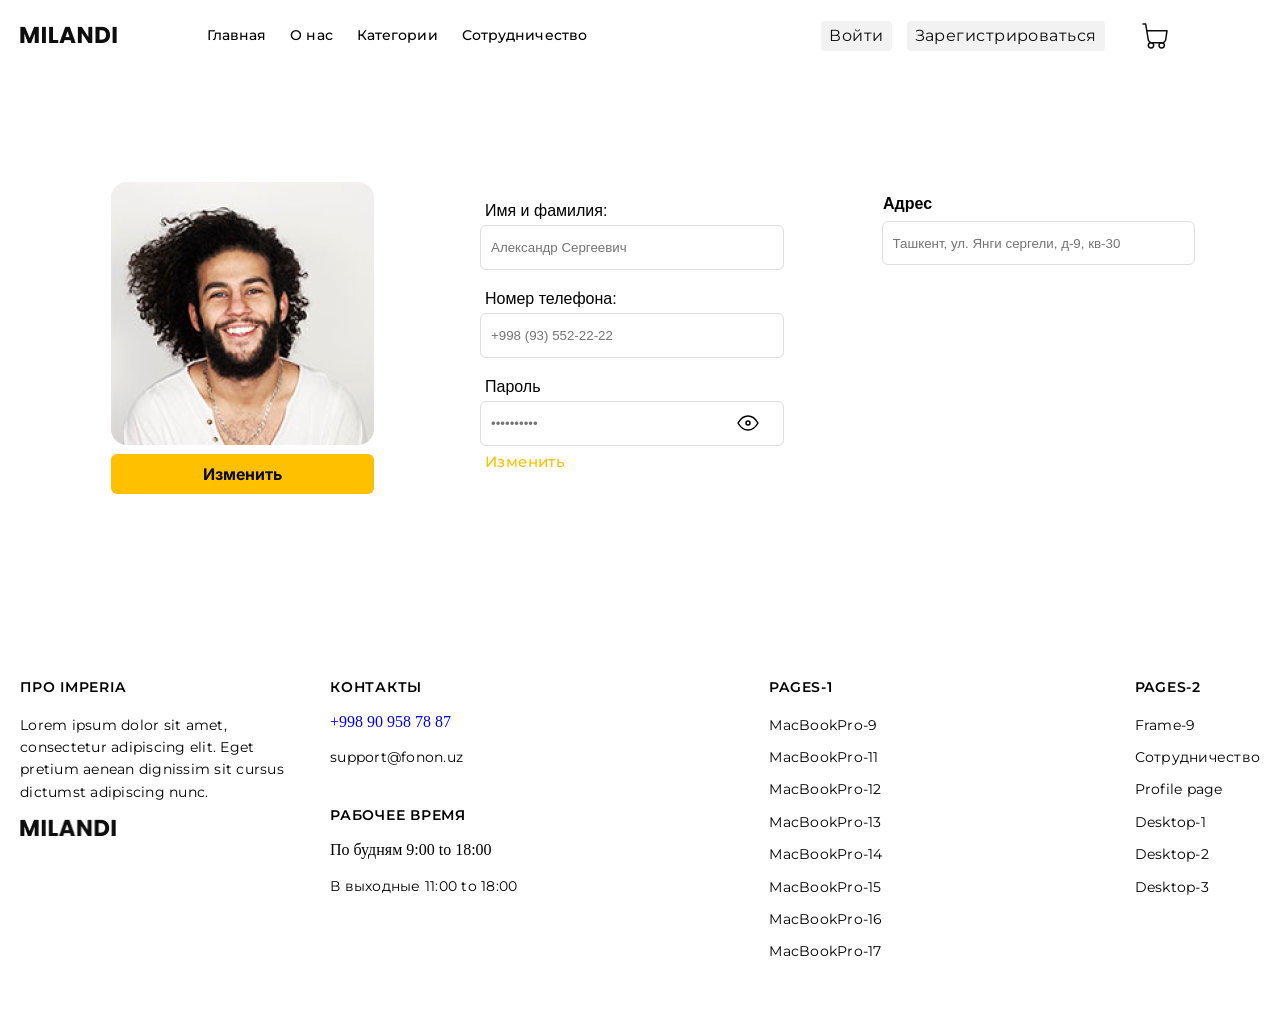
<file: pages/Profile-page.html>
<!DOCTYPE html>
<html lang="en">
  <head>
    <meta charset="UTF-8" />
    <meta name="viewport" content="width=device-width, initial-scale=1.0" />
    <title>Profile-page</title>
    <link rel="stylesheet" href="../scss/main.css" />
    <link rel="stylesheet" href=".././../css/profilPage.css" />
  </head>
  <body>
    <header>
      <div class="container">
        <nav>
          <a class="logo" href="../index.html">
            <img src="../image/Abubakir/logo.png" alt="logo" />
          </a>
          <div class="nav_items">
            <div class="nav-items">
              <a href="../index.html">Главная</a>
              <a href="#">О нас</a>
              <a href="#">Категории</a>
              <a href="#">Сотрудничество</a>
            </div>
            <div class="nav-btns">
              <a href="./desktop-2.html" class="btn">Войти</a>
              <a href="./desktop-3.html" class="btn">Зарегистрироваться</a>
              <svg
                xmlns="http://www.w3.org/2000/svg"
                width="32"
                height="32"
                viewBox="0 0 32 32"
                fill="none"
              >
                <g clip-path="url(#clip0_10340_265)">
                  <path
                    d="M12 28C13.4728 28 14.6667 26.8061 14.6667 25.3333C14.6667 23.8605 13.4728 22.6666 12 22.6666C10.5273 22.6666 9.33337 23.8605 9.33337 25.3333C9.33337 26.8061 10.5273 28 12 28Z"
                    stroke="#0D0D0D"
                    stroke-width="1.5"
                    stroke-linecap="round"
                    stroke-linejoin="round"
                  />
                  <path
                    d="M22.6667 28C24.1394 28 25.3333 26.8061 25.3333 25.3333C25.3333 23.8605 24.1394 22.6666 22.6667 22.6666C21.1939 22.6666 20 23.8605 20 25.3333C20 26.8061 21.1939 28 22.6667 28Z"
                    stroke="#0D0D0D"
                    stroke-width="1.5"
                    stroke-linecap="round"
                    stroke-linejoin="round"
                  />
                  <path
                    d="M4 4H6.66667L9.33333 20C9.62096 20.818 10.1666 21.5203 10.888 22.0013C11.6095 22.4822 12.4677 22.7158 13.3333 22.6667H22.6667C23.5323 22.7158 24.3905 22.4822 25.112 22.0013C25.8334 21.5203 26.379 20.818 26.6667 20L28 10.6667H7.73333"
                    stroke="#0D0D0D"
                    stroke-width="1.5"
                    stroke-linecap="round"
                    stroke-linejoin="round"
                  />
                </g>
                <defs>
                  <clipPath id="clip0_10340_265">
                    <rect width="32" height="32" fill="white" />
                  </clipPath>
                </defs>
              </svg>
            </div>
          </div>
          <div class="nav-btn">
            <div class="btnn">
              <button class="menu">
                <svg
                  xmlns="http://www.w3.org/2000/svg"
                  width="32"
                  height="32"
                  viewBox="0 0 24 24"
                  style="fill: rgba(0, 0, 0, 1)"
                >
                  <path d="M4 6h16v2H4zm0 5h16v2H4zm0 5h16v2H4z"></path>
                </svg>
              </button>
            </div>
          </div>
        </nav>
      </div>
    </header>
    <main>
      <div class="profil-wrapper">
        <div class="container">
          <div class="profil-item">
            <div class="profil-card1">
              <img src="../image/Profil_image/Rectangle 160.png" alt="" />
              <button>Изменить</button>
            </div>
            <div class="profil-card2">
              <label for="name">Имя и фамилия:</label>
              <input type="text" id="name" placeholder="Александр Сергеевич" />
              <label for="tel">Номер телефона:</label>
              <input type="tel" id="tel" placeholder="+998 (93) 552-22-22" />
              <div class="input">
                <label for="parol">Пароль</label>
                <input type="password" id="parol" placeholder="••••••••••" />
                <span class="kuz"
                  ><svg
                    xmlns="http://www.w3.org/2000/svg"
                    width="24"
                    height="24"
                    viewBox="0 0 24 24"
                    fill="none"
                  >
                    <g clip-path="url(#clip0_536_387)">
                      <path
                        d="M12 14C13.1046 14 14 13.1046 14 12C14 10.8954 13.1046 10 12 10C10.8954 10 10 10.8954 10 12C10 13.1046 10.8954 14 12 14Z"
                        stroke="black"
                        stroke-width="1.5"
                        stroke-linecap="round"
                        stroke-linejoin="round"
                      />
                      <path
                        d="M22 12C19.333 16.667 16 19 12 19C8 19 4.667 16.667 2 12C4.667 7.333 8 5 12 5C16 5 19.333 7.333 22 12Z"
                        stroke="black"
                        stroke-width="1.5"
                        stroke-linecap="round"
                        stroke-linejoin="round"
                      />
                    </g>
                    <defs>
                      <clipPath id="clip0_536_387">
                        <rect width="24" height="24" fill="white" />
                      </clipPath>
                    </defs></svg
                ></span>
              </div>
              <p>Изменить</p>
            </div>
            <div class="profil-card3">
              <p>Адрес</p>
              <input
                type="text"
                placeholder="Ташкент, ул. Янги сергели, д-9, кв-30"
              />
            </div>
          </div>
        </div>
      </div>
    </main>
    <footer>
      <div class="container">
        <div class="footer_cards">
          <div class="footer_card">
            <h6>про imperia</h6>
            <p>
              Lorem ipsum dolor sit amet, consectetur adipiscing elit. Eget
              pretium aenean dignissim sit cursus dictumst adipiscing nunc.
            </p>
            <img src="../image/Abubakir/logo.png" alt="logo" />
          </div>
          <div class="foot_cards">
            <div class="footer-card">
              <h6>контакты</h6>
              <a href="tel:+998 90 958 78 87">+998 90 958 78 87</a>
              <a href="#">support@fonon.uz</a>
              <h6>рабочее время</h6>
              <p>По будням 9:00 to 18:00</p>
              <p>В выходные 11:00 to 18:00</p>
            </div>
            <div class="footer_card">
              <h6>Pages-1</h6>
              <a href="../pages/Macbookpro-9.html">MacBookPro-9</a>
              <a href="../pages/Macbookpro-11.html">MacBookPro-11</a>
              <a href="../pages/Macbookpro-12.html">MacBookPro-12</a>
              <a href="../pages/Macbookpro-13.html">MacBookPro-13</a>
              <a href="../pages/Macbookpro-14.html">MacBookPro-14</a>
              <a href="../pages/Macbookpro-15.html">MacBookPro-15</a>
              <a href="../pages/Macbookpro-16.html">MacBookPro-16</a>
              <a href="../pages/Macbookpro-17.html">MacBookPro-17</a>
            </div>
            <div class="footer_card">
              <h6>Pages-2</h6>
              <a href="../pages/Frame-9.html">Frame-9</a>
              <a href="../pages/Сотрудничество.html">Сотрудничество</a>
              <a href="../pages/Profile-page.html">Profile page</a>
              <a href="../pages/desktop-1.html">Desktop-1</a>
              <a href="../pages/desktop-2.html">Desktop-2</a>
              <a href="../pages/desktop-3.html">Desktop-3</a>
            </div>
          </div>
        </div>
      </div>
    </footer>
    <script src="../js/index.js"></script>
  </body>
</html>
</file>
<file: scss/main.css>
footer {
  padding: 46px 0 42px;
}
footer .footer_cards {
  display: flex;
  align-items: flex-start;
  justify-content: space-between;
  gap: 24px;
}
footer .footer_cards .footer_card h6 {
  color: var(--Black, #000);
  font-variant-numeric: lining-nums proportional-nums;
  /* BUTTON */
  font-family: Montserrat;
  font-size: 14px;
  font-style: normal;
  font-weight: 600;
  line-height: 140%; /* 19.6px */
  letter-spacing: 0.75px;
  text-transform: uppercase;
}
footer .footer_cards .footer_card p {
  max-width: 265px;
  color: var(--Black, #000);
  font-variant-numeric: lining-nums proportional-nums;
  /* Body 2 */
  font-family: Montserrat;
  font-size: 14px;
  font-style: normal;
  font-weight: 400;
  line-height: 160%; /* 22.4px */
  letter-spacing: 0.25px;
  padding: 16px 0;
}
footer .footer_cards .footer_card img {
  width: 96px;
}
footer .footer_cards .foot_cards {
  width: 75%;
  display: flex;
  align-items: baseline;
  justify-content: space-between;
  gap: 32px;
}
footer .footer_cards .foot_cards .footer-card h6 {
  padding-bottom: 15px;
  color: var(--Black, #000);
  font-variant-numeric: lining-nums proportional-nums;
  /* BUTTON */
  font-family: Montserrat;
  font-size: 14px;
  font-style: normal;
  font-weight: 600;
  line-height: 140%; /* 19.6px */
  letter-spacing: 0.75px;
  text-transform: uppercase;
}
footer .footer_cards .foot_cards .footer-card a + a {
  display: block;
  padding-top: 15px;
  padding-bottom: 38px;
  color: var(--Black, #000);
  font-variant-numeric: lining-nums proportional-nums;
  /* Body 2 */
  font-family: Montserrat;
  font-size: 14px;
  font-style: normal;
  font-weight: 400;
  line-height: 160%; /* 22.4px */
  letter-spacing: 0.25px;
}
footer .footer_cards .foot_cards .footer-card p + p {
  padding-top: 10px;
  max-width: 265px;
  color: var(--Black, #000);
  font-variant-numeric: lining-nums proportional-nums;
  /* Body 2 */
  font-family: Montserrat;
  font-size: 14px;
  font-style: normal;
  font-weight: 400;
  line-height: 160%; /* 22.4px */
  letter-spacing: 0.25px;
  padding: 16px 0;
}
footer .footer_cards .foot_cards .footer_card h6 {
  padding-bottom: 16px;
}
footer .footer_cards .foot_cards .footer_card a {
  color: var(--Black, #000);
  font-variant-numeric: lining-nums proportional-nums;
  /* Body 2 */
  font-family: Montserrat;
  font-size: 14px;
  font-style: normal;
  font-weight: 400;
  line-height: 160%; /* 22.4px */
  letter-spacing: 0.25px;
  display: block;
  padding-bottom: 10px;
  transition: 0.5s;
}
footer .footer_cards .foot_cards .footer_card a:hover {
  color: #6f6f6f;
}
@media only screen and (max-width: 888px) {
  footer .footer_cards {
    display: flex;
    align-items: center;
    justify-content: center;
    gap: 32px;
    flex-wrap: wrap;
  }
}
@media only screen and (max-width: 888px) {
  footer .footer_cards .footer_card img {
    width: 60px;
  }
  footer .footer_cards .foot_cards {
    display: flex;
    align-items: flex-start;
    justify-content: flex-start;
    gap: 28px;
    flex-wrap: wrap;
  }
}

.top {
  padding: 8px 0;
  background-color: black;
}
.top button {
  background-color: transparent;
  color: #fff;
  font-size: 28px;
  transition: 0.5s;
}
.top button:hover {
  color: #4d4a4a;
}

header {
  background-color: #fff;
  position: sticky;
  top: 0;
  left: 0;
  right: 0;
  z-index: 100;
}
header nav {
  display: flex;
  align-items: center;
  justify-content: space-between;
  padding: 20px 0;
}
header nav .nav_items {
  width: 85%;
  display: flex;
  align-items: center;
  justify-content: space-between;
  gap: 32px;
  padding: 0 45px;
}
header nav .nav_items .nav-items {
  display: flex;
  align-items: center;
  gap: 24px;
}
header nav .nav_items .nav-items a {
  color: #000;
  text-align: center;
  font-variant-numeric: lining-nums proportional-nums;
  /* Subtitle 2 */
  font-family: Montserrat;
  font-size: 14px;
  font-style: normal;
  font-weight: 500;
  line-height: 140%; /* 19.6px */
  letter-spacing: 0.1px;
  transition: 0.4s;
}
header nav .nav_items .nav-items a:hover {
  color: #000;
  font-weight: 600;
}
header nav .nav_items .nav-btns {
  display: flex;
  align-items: center;
  gap: 15px;
}
header nav .nav_items .nav-btns a {
  border-radius: 4px;
  background: var(--black-5, rgba(0, 0, 0, 0.05));
  color: var(--Black, #0d0d0d);
  text-align: center;
  font-variant-numeric: lining-nums proportional-nums;
  padding: 4px 8px;
  /* Body 1 */
  font-family: Montserrat;
  font-size: 16px;
  font-style: normal;
  font-weight: 400;
  line-height: 140%; /* 22.4px */
  letter-spacing: 0.44px;
  transition: 0.5s;
}
header nav .nav_items .nav-btns a:hover {
  background: var(--Yellow, #ffc000);
}
header nav .nav_items .nav-btns svg {
  margin-left: 19px;
  cursor: pointer;
}
header nav #dark-light {
  cursor: pointer;
  border-radius: 44px;
  overflow: hidden;
  /* Checked */
  /* Other States */
}
header nav #dark-light .l {
  display: block;
  margin-bottom: 1.5em;
  font-size: 1em;
  cursor: pointer;
}
header nav #dark-light .l {
  background-color: rgba(0, 0, 0, 0.7);
  border-radius: 0.75em;
  box-shadow: 0.125em 0.125em 0 0.125em rgba(0, 0, 0, 0.3) inset;
  color: #fdea7b;
  display: inline-flex;
  align-items: center;
  margin: auto;
  padding: 0.15em;
  width: 3em;
  height: 1.5em;
  transition: background-color 0.1s 0.3s ease-out, box-shadow 0.1s 0.3s ease-out;
  -webkit-appearance: none;
  -moz-appearance: none;
  appearance: none;
}
header nav #dark-light .l:before,
header nav #dark-light .l:after {
  content: "";
  display: block;
}
header nav #dark-light .l:before {
  background-color: #d7d7d7;
  border-radius: 50%;
  width: 1.2em;
  height: 1.2em;
  transition: background-color 0.1s 0.3s ease-out, transform 0.3s ease-out;
  z-index: 1;
}
header nav #dark-light .l:after {
  background: linear-gradient(transparent 50%, rgba(0, 0, 0, 0.15) 0) 0 50%/50% 100%, repeating-linear-gradient(90deg, #bbb 0, #bbb, #bbb 20%, #999 20%, #999 40%) 0 50%/50% 100%, radial-gradient(circle at 50% 50%, #888 25%, transparent 26%);
  background-repeat: no-repeat;
  border: 0.25em solid transparent;
  border-left: 0.4em solid #d8d8d8;
  border-right: 0 solid transparent;
  transition: border-left-color 0.1s 0.3s ease-out, transform 0.3s ease-out;
  transform: translateX(-22.5%);
  transform-origin: 25% 50%;
  width: 1.2em;
  height: 1em;
  box-sizing: border-box;
}
header nav #dark-light .l:checked {
  background-color: rgba(0, 0, 0, 0.45);
  box-shadow: 0.125em 0.125em 0 0.125em rgba(0, 0, 0, 0.1) inset;
}
header nav #dark-light .l:checked:before {
  background-color: currentColor;
  transform: translateX(125%);
}
header nav #dark-light .l:checked:after {
  border-left-color: currentColor;
  transform: translateX(-2.5%) rotateY(180deg);
}
header nav #dark-light .l:focus {
  /* Usually an anti-A11Y practice but set to remove an annoyance just for this demo */
  outline: 0;
}
header nav .btnn {
  display: flex;
  align-items: center;
  gap: 14px;
}
header nav .btnn .menu {
  background-color: transparent;
  border: 0;
  display: none;
}
header nav .btnn-2 {
  display: flex;
  align-items: center;
  gap: 14px;
}
header nav .btnn-2 svg {
  display: none;
}
header nav .nav-btn {
  display: flex;
  align-items: center;
  gap: 14px;
}
header nav .nav-btn .logo-2 {
  display: none;
}
@media only screen and (max-width: 1027px) {
  header nav .btnn .menu {
    display: block;
  }
  header .nav_items {
    display: flex;
    align-items: center;
    justify-content: center;
    flex-direction: column;
    gap: 25px;
    position: fixed;
    top: 86px;
    right: -100%;
    width: 100%;
    height: calc(80vh - 70px);
    background: #fff;
    opacity: 0.95;
    padding: 100px 0;
    transition: all 0.3s ease-in-out;
    z-index: 100;
  }
  header .nav_items .nav-items {
    display: flex;
    align-items: center;
    justify-content: center;
    flex-direction: column;
  }
  header .nav_items .nav-btns {
    display: flex;
    align-items: center;
    justify-content: center;
    flex-direction: column;
  }
}
@media only screen and (max-width: 420px) {
  header nav .logo {
    display: none;
  }
  header nav .nav-btn {
    width: 100%;
    display: flex;
    align-items: center;
    justify-content: space-between;
  }
  header nav .nav-btn .logo-2 {
    display: block;
  }
  header nav .nav-btn .btnn-2 svg {
    display: block;
    cursor: pointer;
  }
}

@media only screen and (max-width: 1027px) {
  .open .nav {
    display: flex;
    align-items: center;
    justify-content: space-between;
  }
  .open .menu {
    display: block;
  }
  .open .nav_items {
    display: flex;
    align-items: center;
    justify-content: center;
    flex-direction: column;
    gap: 25px;
    position: fixed;
    top: 86px;
    right: 0%;
    width: 100%;
    height: calc(80vh - 50px);
    background: #fff;
    opacity: 0.95;
    padding: 60px 0;
    transition: all 0.3s ease-in-out;
    z-index: 100;
  }
}

main {
  margin-top: 140px;
  text-align: center;
}

.hh {
  color: #000;
  text-align: center;
  font-variant-numeric: lining-nums proportional-nums;
  font-family: Montserrat;
  font-size: 34px;
  font-style: normal;
  font-weight: 700;
  line-height: 140%; /* 47.6px */
  letter-spacing: 0.25px;
}

.cards img {
  border-radius: 8px;
  background: url(<path-to-image>), lightgray 50%/cover no-repeat, #eee;
  width: 264px;
  height: 272px;
  flex-shrink: 0;
  margin-top: 24px;
}

.cards {
  display: flex;
  flex-wrap: wrap;
  gap: 30px;
}

.card1 h2 {
  margin-top: 26px;
  font-family: Montserrat;
  cursor: pointer;
}

.card1 h2:hover {
  color: #7b7a7a;
  transition: 0.3s;
}

img {
  transition: transform 0.2s; /* Animation */
  cursor: pointer;
}

img:hover {
  transform: scale(1.1);
}

@media only screen and (max-width: 1083px) {
  .cards {
    margin-left: 100px;
  }
}
@media only screen and (max-width: 970px) {
  .cards {
    margin-left: 180px;
  }
}
@media only screen and (max-width: 850px) {
  .cards {
    margin-left: 120px;
  }
}
@media only screen and (max-width: 760px) {
  .cards {
    margin-left: 80px;
  }
}
@media only screen and (max-width: 680px) {
  .cards {
    margin-left: 45px;
  }
}
@media only screen and (max-width: 645px) {
  .cards {
    margin-left: 25px;
  }
}
@media only screen and (max-width: 622px) {
  .cards {
    margin-left: 155px;
  }
}
@media only screen and (max-width: 505px) {
  .cards {
    margin-left: 100px;
  }
}
@media only screen and (max-width: 410px) {
  .cards {
    margin-left: 80px;
  }
}
@media only screen and (max-width: 310px) {
  .hh {
    margin-left: 60px;
  }
}
@font-face {
  font-family: Montserrat;
  src: url(../../fonts/Montserrat-Regular.ttf);
}
* {
  margin: 0;
  padding: 0;
  box-sizing: border-box;
}

html {
  scroll-behavior: smooth;
}

a {
  text-decoration: none;
}

button {
  border: 0;
  cursor: pointer;
}

.container {
  max-width: 1400px;
  margin: 0 auto;
  padding: 0 20px;
}/*# sourceMappingURL=main.css.map */
</file>
<file: css/profilPage.css>
@import url("https://fonts.googleapis.com/css2?family=Inter:wght@500&family=Montserrat:ital,wght@0,200;0,600;0,700;0,800;1,100;1,200;1,300;1,400;1,500;1,600&display=swap");
@import url("https://fonts.googleapis.com/css2?family=Inter:wght@500&family=Montserrat:ital,wght@0,200;0,600;0,700;0,800;1,100;1,200;1,300;1,400;1,500;1,600&display=swap");
.profil-wrapper {
  width: 100%;
  height: 450px;
  margin-top: -30px;
}
.profil-wrapper .container .profil-item {
  width: 1250px;
  display: flex;
  justify-content: space-between;
}
.profil-wrapper .container .profil-item .profil-card1 {
  width: 320px;
  height: 100%;
}
.profil-wrapper .container .profil-item .profil-card1 img:hover {
  transform: scale(1) !important;
}
.profil-wrapper .container .profil-item .profil-card1 button {
  width: 263px;
  height: 40px;
  flex-shrink: 0;
  border-radius: 6px;
  background: var(--Yellow, #ffc000);
  color: var(--Black, #0d0d0d);
  text-align: center;
  font-family: Inter;
  font-size: 16px;
  font-style: normal;
  font-weight: 700;
  line-height: 140%; /* 22.4px */
  margin-top: 5px;
}
.profil-wrapper .container .profil-item .profil-card2 {
  width: 320px;
  height: 100%;
}
.profil-wrapper .container .profil-item .profil-card2 label {
  width: 95%;
  display: block;
  padding-top: 20px;
  padding-bottom: 5px;
  font-family: sans-serif;
  text-align: left;
  padding-left: 5px;
}
.profil-wrapper .container .profil-item .profil-card2 input {
  display: block;
  width: 95%;
  height: 45px;
  border-radius: 6px;
  border: 1px solid #dbdee7;
  padding-left: 10px;
  outline: none;
}
.profil-wrapper .container .profil-item .profil-card2 p {
  color: #ffc000;
  font-variant-numeric: lining-nums proportional-nums;
  font-family: Montserrat;
  font-size: 15px;
  font-style: normal;
  font-weight: 500;
  line-height: 140%; /* 16.8px */
  letter-spacing: 0.4px;
  padding-top: 5px;
  text-align: left;
  padding-left: 5px;
}
.profil-wrapper .container .profil-item .profil-card3 {
  width: 320px;
  height: 100%;
}
.profil-wrapper .container .profil-item .profil-card3 p {
  color: #000;
  font-variant-numeric: lining-nums proportional-nums;
  font-family: Open Sans;
  font-size: 16px;
  font-style: normal;
  font-weight: 700;
  line-height: 24px; /* 150% */
  font-family: sans-serif;
  padding-left: 5px;
  padding-bottom: 5px;
  padding-top: 10px;
  text-align: left;
  padding-left: 5px;
}
.profil-wrapper .container .profil-item .profil-card3 input {
  width: 313px;
  height: 44px;
  flex-shrink: 0;
  outline: none;
  border: 1px solid #dbdee7;
  padding-left: 10px;
  border-radius: 6px;
}

.kuz {
  position: absolute;
  margin-top: -35px;
  right: 40px;
}

.input {
  position: relative;
}

@media screen and (max-width: 1400px) {
  .profil-wrapper {
    width: 100%;
  }
  .profil-wrapper .container .profil-item {
    width: 90%;
    margin: 0 auto;
  }
}
@media screen and (max-width: 1000px) {
  .profil-wrapper .container .profil-item {
    display: grid;
    grid-template-columns: auto auto;
  }
  .profil-wrapper .container .profil-item .profil-card3 {
    margin-top: 30px;
  }
}
@media screen and (max-width: 710px) {
  body {
    overflow-x: hidden;
  }
}
@media screen and (max-width: 695px) {
  .profil-wrapper .container .profil-item {
    display: grid;
    grid-template-columns: auto auto;
  }
  .profil-wrapper .container .profil-item .profil-card1 {
    width: 280px;
  }
  .profil-wrapper .container .profil-item .profil-card2 {
    width: 280px;
  }
}
@media screen and (max-width: 650px) {
  body {
    overflow-x: hidden;
  }
  .profil-wrapper .container .profil-item {
    display: grid;
    grid-template-columns: auto auto;
  }
  .profil-wrapper .container .profil-item .profil-card1 {
    width: 250px;
  }
  .profil-wrapper .container .profil-item .profil-card2 {
    width: 250px;
  }
}
@media screen and (max-width: 600px) {
  .profil-wrapper {
    height: 100%;
  }
  .profil-wrapper .container .profil-item {
    display: grid;
    grid-template-columns: auto;
    justify-content: center;
  }
  .profil-wrapper .container .profil-item .profil-card1 {
    width: 270px;
  }
  .profil-wrapper .container .profil-item .profil-card2 {
    width: 270px;
    margin-top: 30px;
  }
  .profil-wrapper .container .profil-item .profil-card3 {
    margin-top: 30px;
    width: 270px;
  }
  .profil-wrapper .container .profil-item .profil-card3 input {
    width: 270px;
  }
}
</file>
